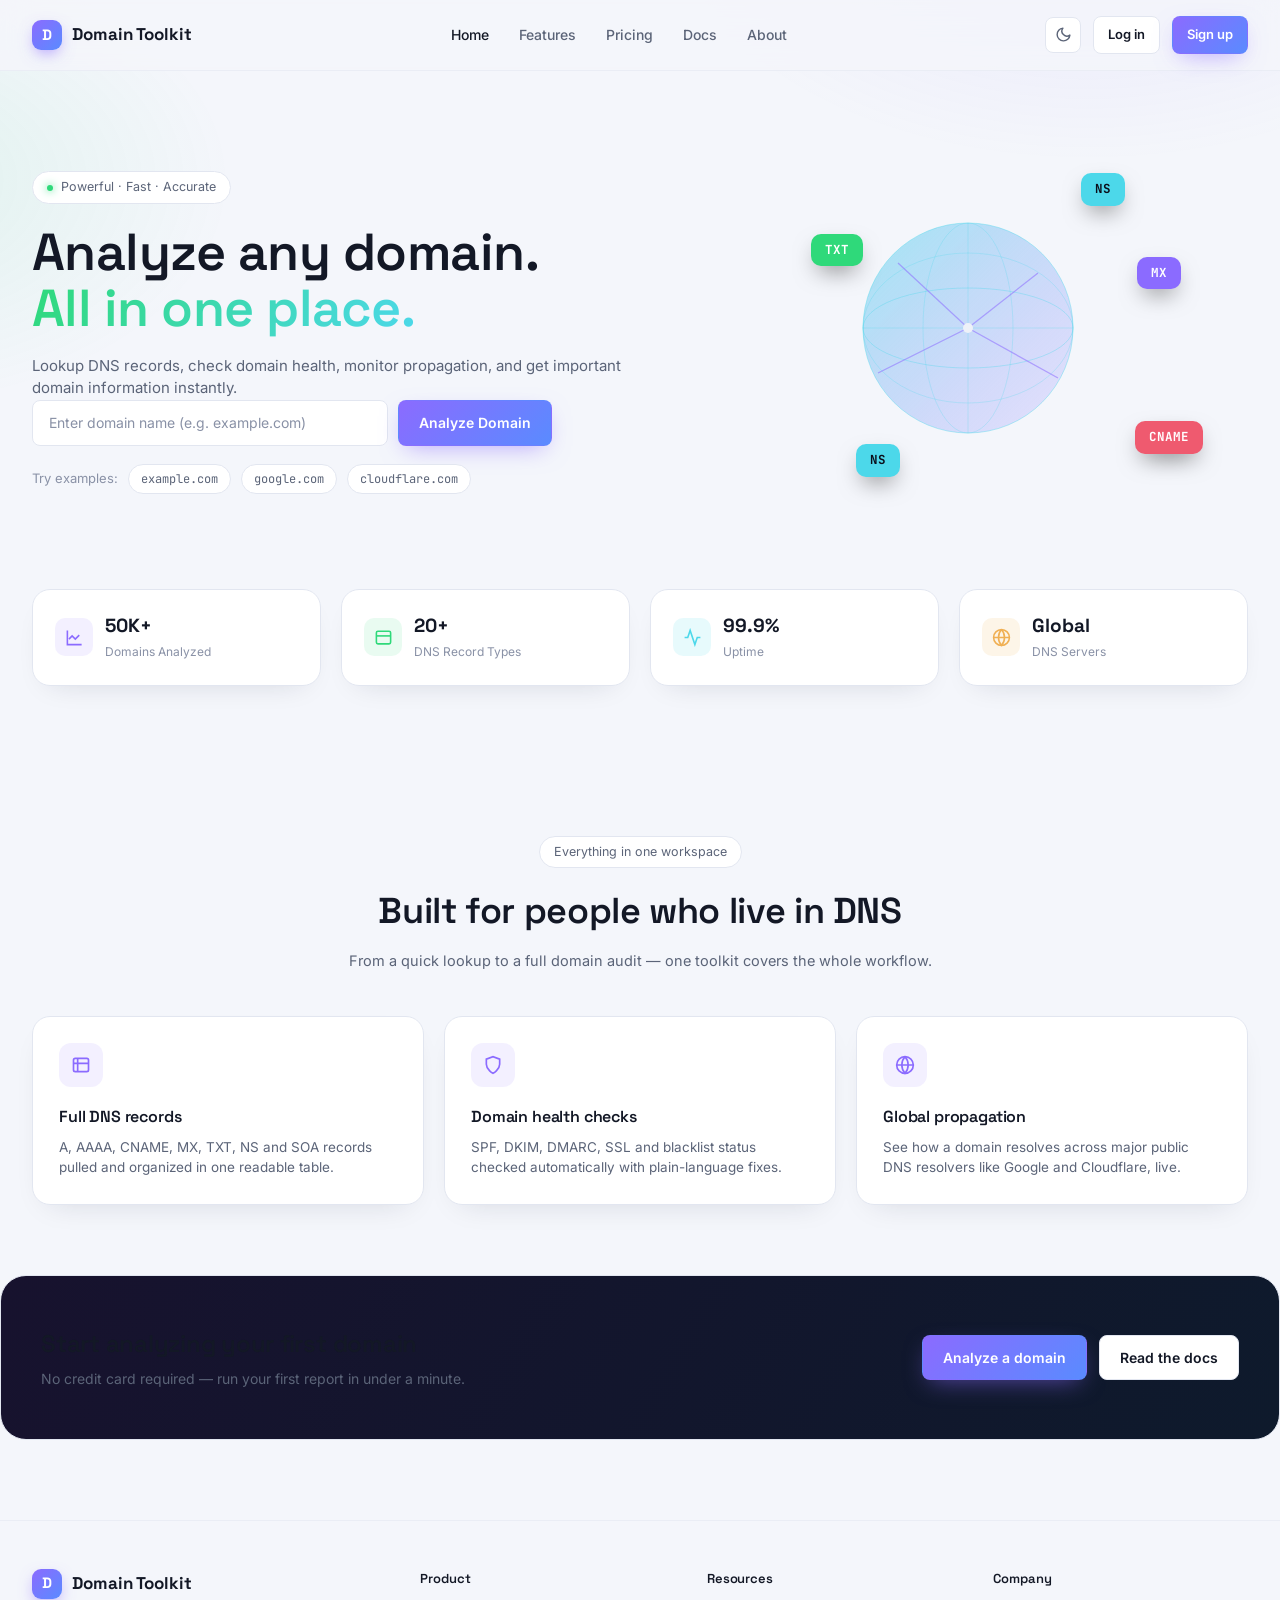
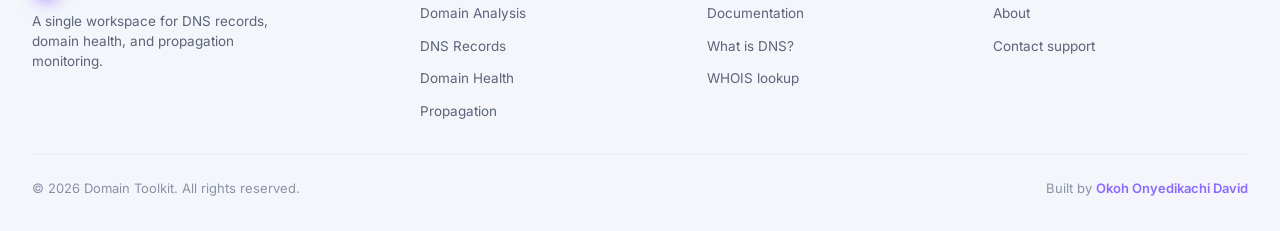
<file: index.html>
<!DOCTYPE html>
<html lang="en">
<head>
<meta charset="UTF-8">
<meta name="google-site-verification" content="SAB0-QnkL_WXop5lbBI66h6rOVWDf-QuCws6AigJNjM" />
<meta name="viewport" content="width=device-width, initial-scale=1.0">
<link rel="icon" href="data:image/svg+xml,%3Csvg xmlns='http://www.w3.org/2000/svg' viewBox='0 0 100 100'%3E%3Crect width='100' height='100' rx='22' fill='%238b6bff'/%3E%3Ctext x='50' y='70' font-size='58' font-family='sans-serif' font-weight='700' fill='white' text-anchor='middle'%3ED%3C/text%3E%3C/svg%3E">
<meta name="author" content="Okoh Onyedikachi David">
<title>Domain Toolkit — Analyze any domain, all in one place</title>
<link rel="preconnect" href="https://fonts.googleapis.com">
<link href="https://fonts.googleapis.com/css2?family=Space+Grotesk:wght@500;600;700&family=Inter:wght@400;500;600;700&family=JetBrains+Mono:wght@400;500;700&display=swap" rel="stylesheet">
<link rel="stylesheet" href="css/base.css">
<link rel="stylesheet" href="css/layout.css">
<link rel="stylesheet" href="css/components.css">
<link rel="stylesheet" href="css/landing.css">
</head>
<body>
<a href="#main" class="skip-link">Skip to content</a>

<header class="topbar">
  <a href="index.html" class="brand">
    <span class="brand-mark">D</span> Domain Toolkit
  </a>
  <nav class="topnav">
    <a href="index.html" class="active">Home</a>
    <a href="analysis.html">Features</a>
    <a href="pricing.html">Pricing</a>
    <a href="docs.html">Docs</a>
    <a href="about.html">About</a>
  </nav>
  <div class="topbar-actions">
    <button class="icon-btn" data-theme-icon aria-label="Toggle theme"></button>
    <a href="login.html" class="btn btn-ghost btn-sm">Log in</a>
    <a href="signup.html" class="btn btn-primary btn-sm">Sign up</a>
  </div>
</header>

<main id="main">
  <section class="hero">
    <div>
      <div class="pill hero-eyebrow"><span class="dot"></span> Powerful · Fast · Accurate</div>
      <h1>Analyze any domain.<br><span class="accent">All in one place.</span></h1>
      <p>Lookup DNS records, check domain health, monitor propagation, and get important domain information instantly.</p>
      <form class="hero-search" id="hero-search">
        <input class="input" type="text" id="hero-domain-input" placeholder="Enter domain name (e.g. example.com)" aria-label="Domain name">
        <button class="btn btn-primary" type="submit">Analyze Domain</button>
      </form>
      <div class="hero-examples">
        Try examples:
        <a class="example-chip" href="analysis.html?domain=example.com">example.com</a>
        <a class="example-chip" href="analysis.html?domain=google.com">google.com</a>
        <a class="example-chip" href="analysis.html?domain=cloudflare.com">cloudflare.com</a>
      </div>
    </div>

    <div class="hero-visual" aria-hidden="true">
      <svg class="orbit-svg" viewBox="0 0 420 380">
        <defs>
          <linearGradient id="globeGrad" x1="0" y1="0" x2="1" y2="1">
            <stop offset="0%" stop-color="#4cd8ea" stop-opacity="0.5"/>
            <stop offset="100%" stop-color="#8b6bff" stop-opacity="0.15"/>
          </linearGradient>
        </defs>
        <circle cx="210" cy="185" r="105" fill="url(#globeGrad)" stroke="#4cd8ea" stroke-opacity="0.4"/>
        <ellipse cx="210" cy="185" rx="105" ry="40" fill="none" stroke="#4cd8ea" stroke-opacity="0.35"/>
        <ellipse cx="210" cy="185" rx="105" ry="75" fill="none" stroke="#4cd8ea" stroke-opacity="0.25"/>
        <ellipse cx="210" cy="185" rx="45" ry="105" fill="none" stroke="#4cd8ea" stroke-opacity="0.25"/>
        <line x1="210" y1="80" x2="210" y2="290" stroke="#4cd8ea" stroke-opacity="0.25"/>
        <line x1="105" y1="185" x2="315" y2="185" stroke="#4cd8ea" stroke-opacity="0.25"/>
        <g stroke="#8b6bff" stroke-opacity="0.55" stroke-width="1.3">
          <line x1="140" y1="120" x2="210" y2="185"/>
          <line x1="280" y1="130" x2="210" y2="185"/>
          <line x1="120" y1="230" x2="210" y2="185"/>
          <line x1="300" y1="235" x2="210" y2="185"/>
        </g>
        <circle cx="210" cy="185" r="5" fill="#eef1f8"/>
      </svg>
      <div class="node-label" style="top: 24%; left: 22%; background:#2fd97a;">TXT</div>
      <div class="node-label" style="top: 30%; right: 12%; background:#8b6bff;">MX</div>
      <div class="node-label" style="top: 8%; right: 22%; background:#4cd8ea; color:#0b0f1a;">NS</div>
      <div class="node-label" style="bottom: 12%; left: 30%; background:#4cd8ea; color:#0b0f1a;">NS</div>
      <div class="node-label" style="bottom: 18%; right: 8%; background:#ef5a6f;">CNAME</div>
    </div>
  </section>

  <div class="stats-strip">
    <div class="stat card pad">
      <div class="stat-icon violet" style="border-radius:10px; display:flex; align-items:center; justify-content:center;">
        <svg width="18" height="18" viewBox="0 0 24 24" fill="none" stroke="currentColor" stroke-width="2"><path d="M3 3v18h18"/><path d="M18 9l-5 5-4-4-4 4"/></svg>
      </div>
      <div><b>50K+</b><span>Domains Analyzed</span></div>
    </div>
    <div class="stat card pad">
      <div class="stat-icon green" style="border-radius:10px; display:flex; align-items:center; justify-content:center;">
        <svg width="18" height="18" viewBox="0 0 24 24" fill="none" stroke="currentColor" stroke-width="2"><rect x="3" y="4" width="18" height="16" rx="2"/><path d="M3 10h18"/></svg>
      </div>
      <div><b>20+</b><span>DNS Record Types</span></div>
    </div>
    <div class="stat card pad">
      <div class="stat-icon cyan" style="border-radius:10px; display:flex; align-items:center; justify-content:center;">
        <svg width="18" height="18" viewBox="0 0 24 24" fill="none" stroke="currentColor" stroke-width="2"><path d="M22 12h-4l-3 9L9 3l-3 9H2"/></svg>
      </div>
      <div><b>99.9%</b><span>Uptime</span></div>
    </div>
    <div class="stat card pad">
      <div class="stat-icon amber" style="border-radius:10px; display:flex; align-items:center; justify-content:center;">
        <svg width="18" height="18" viewBox="0 0 24 24" fill="none" stroke="currentColor" stroke-width="2"><circle cx="12" cy="12" r="10"/><path d="M2 12h20M12 2a15 15 0 010 20 15 15 0 010-20"/></svg>
      </div>
      <div><b>Global</b><span>DNS Servers</span></div>
    </div>
  </div>

  <section class="section" id="features">
    <div class="section-head">
      <div class="pill">Everything in one workspace</div>
      <h2>Built for people who live in DNS</h2>
      <p>From a quick lookup to a full domain audit — one toolkit covers the whole workflow.</p>
    </div>
    <div class="feature-grid">
      <div class="card feature-card">
        <div class="feature-icon"><svg width="20" height="20" viewBox="0 0 24 24" fill="none" stroke="currentColor" stroke-width="2"><rect x="3" y="4" width="18" height="16" rx="2"/><path d="M3 10h18M8 4v16"/></svg></div>
        <h3>Full DNS records</h3>
        <p>A, AAAA, CNAME, MX, TXT, NS and SOA records pulled and organized in one readable table.</p>
      </div>
      <div class="card feature-card">
        <div class="feature-icon"><svg width="20" height="20" viewBox="0 0 24 24" fill="none" stroke="currentColor" stroke-width="2"><path d="M12 22s8-4.5 8-11V5l-8-3-8 3v6c0 6.5 8 11 8 11z"/></svg></div>
        <h3>Domain health checks</h3>
        <p>SPF, DKIM, DMARC, SSL and blacklist status checked automatically with plain-language fixes.</p>
      </div>
      <div class="card feature-card">
        <div class="feature-icon"><svg width="20" height="20" viewBox="0 0 24 24" fill="none" stroke="currentColor" stroke-width="2"><circle cx="12" cy="12" r="10"/><path d="M2 12h20M12 2a15 15 0 010 20 15 15 0 010-20"/></svg></div>
        <h3>Global propagation</h3>
        <p>See how a domain resolves across major public DNS resolvers like Google and Cloudflare, live.</p>
      </div>
    </div>
  </section>

  <div class="cta-band">
    <div>
      <h2>Start analyzing your first domain</h2>
      <p>No credit card required — run your first report in under a minute.</p>
    </div>
    <div class="cta-actions">
      <a href="analysis.html" class="btn btn-primary">Analyze a domain</a>
      <a href="docs.html" class="btn btn-ghost">Read the docs</a>
    </div>
  </div>
</main>

<footer class="site-footer">
  <div class="footer-grid">
    <div>
      <div class="brand" style="margin-bottom:12px;"><span class="brand-mark">D</span> Domain Toolkit</div>
      <p style="max-width:260px; font-size:13.5px;">A single workspace for DNS records, domain health, and propagation monitoring.</p>
    </div>
    <div>
      <h4>Product</h4>
      <ul>
        <li><a href="analysis.html">Domain Analysis</a></li>
        <li><a href="dns-records.html">DNS Records</a></li>
        <li><a href="health.html">Domain Health</a></li>
        <li><a href="propagation.html">Propagation</a></li>
      </ul>
    </div>
    <div>
      <h4>Resources</h4>
      <ul>
        <li><a href="docs.html">Documentation</a></li>
        <li><a href="docs.html">What is DNS?</a></li>
        <li><a href="domain-details.html">WHOIS lookup</a></li>
      </ul>
    </div>
    <div>
      <h4>Company</h4>
      <ul>
        <li><a href="about.html">About</a></li>
        <li><a href="support.html">Contact support</a></li>
      </ul>
    </div>
  </div>
  <div class="footer-bottom">
    <span>© 2026 Domain Toolkit. All rights reserved.</span>
    <span>Built by <a href="https://github.com/okohdavid" target="_blank" rel="noopener" style="color:var(--violet); font-weight:600;">Okoh Onyedikachi David</a></span>
  </div>
</footer>

<script src="js/app.js"></script>
<script>
  document.getElementById('hero-search').addEventListener('submit', function (e) {
    e.preventDefault();
    const val = document.getElementById('hero-domain-input').value.trim();
    window.location.href = 'analysis.html' + (val ? '?domain=' + encodeURIComponent(val) : '');
  });
</script>
</body>
</html>
</file>
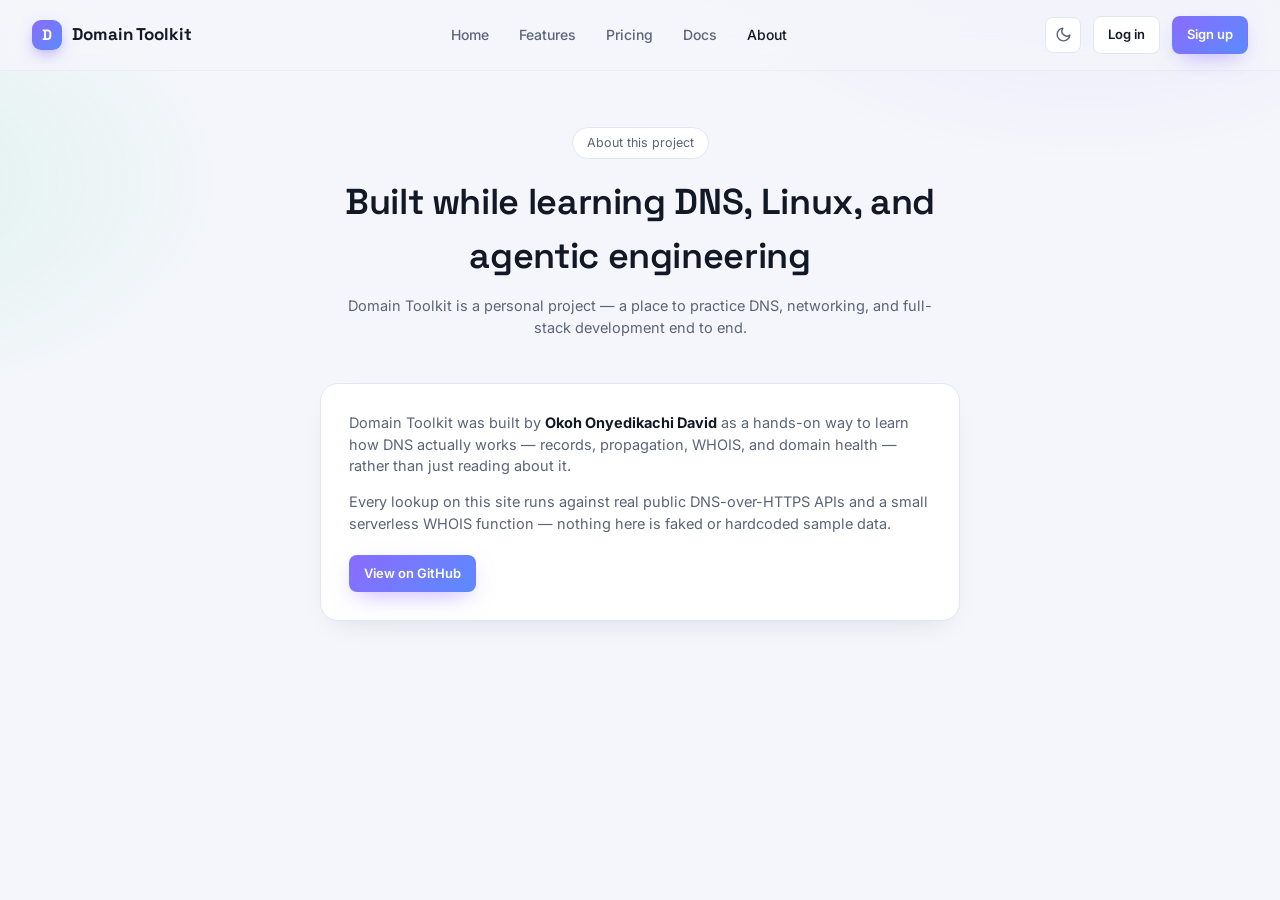
<file: about.html>
<!DOCTYPE html>
<html lang="en">
<head>
<meta charset="UTF-8">
<meta name="author" content="Okoh Onyedikachi David">
<meta name="viewport" content="width=device-width, initial-scale=1.0">
<title>About — Domain Toolkit</title>
<link rel="icon" href="data:image/svg+xml,%3Csvg xmlns='http://www.w3.org/2000/svg' viewBox='0 0 100 100'%3E%3Crect width='100' height='100' rx='22' fill='%238b6bff'/%3E%3Ctext x='50' y='70' font-size='58' font-family='sans-serif' font-weight='700' fill='white' text-anchor='middle'%3ED%3C/text%3E%3C/svg%3E">
<link href="https://fonts.googleapis.com/css2?family=Space+Grotesk:wght@500;600;700&family=Inter:wght@400;500;600;700&family=JetBrains+Mono:wght@400;500;700&display=swap" rel="stylesheet">
<link rel="stylesheet" href="css/base.css">
<link rel="stylesheet" href="css/layout.css">
<link rel="stylesheet" href="css/components.css">
<link rel="stylesheet" href="css/landing.css">
</head>
<body>
<a href="#main" class="skip-link">Skip to content</a>

<header class="topbar">
  <a href="index.html" class="brand"><span class="brand-mark">D</span> Domain Toolkit</a>
  <nav class="topnav">
    <a href="index.html">Home</a>
    <a href="analysis.html">Features</a>
    <a href="pricing.html">Pricing</a>
    <a href="docs.html">Docs</a>
    <a href="about.html" class="active">About</a>
  </nav>
  <div class="topbar-actions">
    <button class="icon-btn" data-theme-icon aria-label="Toggle theme"></button>
    <a href="login.html" class="btn btn-ghost btn-sm">Log in</a>
    <a href="signup.html" class="btn btn-primary btn-sm">Sign up</a>
  </div>
</header>

<main id="main" class="section" style="padding-top:56px;">
  <div class="section-head">
    <div class="pill">About this project</div>
    <h2>Built while learning DNS, Linux, and agentic engineering</h2>
    <p>Domain Toolkit is a personal project — a place to practice DNS, networking, and full-stack development end to end.</p>
  </div>

  <div class="card pad-lg" style="max-width:640px; margin:0 auto;">
    <p style="font-size:14.5px; margin-bottom:14px;">Domain Toolkit was built by <strong style="color:var(--text-primary);">Okoh Onyedikachi David</strong> as a hands-on way to learn how DNS actually works — records, propagation, WHOIS, and domain health — rather than just reading about it.</p>
    <p style="font-size:14.5px; margin-bottom:20px;">Every lookup on this site runs against real public DNS-over-HTTPS APIs and a small serverless WHOIS function — nothing here is faked or hardcoded sample data.</p>
    <a href="https://github.com/okohdavid" target="_blank" rel="noopener" class="btn btn-primary btn-sm">View on GitHub</a>
  </div>
</main>

<script src="js/app.js"></script>
</body>
</html>
</file>
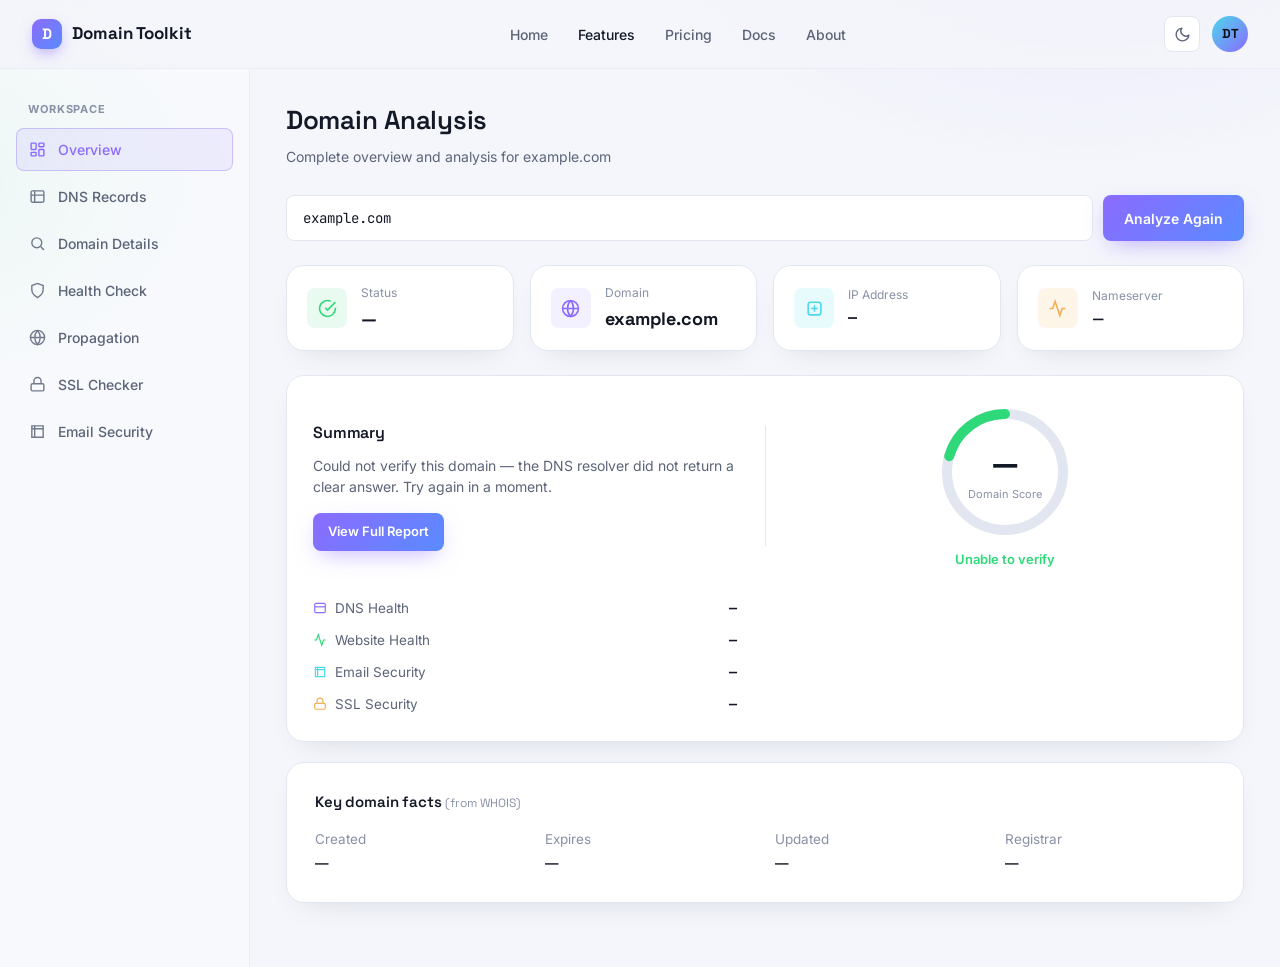
<file: analysis.html>
<!DOCTYPE html>
<html lang="en">
<head>
<meta charset="UTF-8">
<meta name="viewport" content="width=device-width, initial-scale=1.0">
<link rel="icon" href="data:image/svg+xml,%3Csvg xmlns='http://www.w3.org/2000/svg' viewBox='0 0 100 100'%3E%3Crect width='100' height='100' rx='22' fill='%238b6bff'/%3E%3Ctext x='50' y='70' font-size='58' font-family='sans-serif' font-weight='700' fill='white' text-anchor='middle'%3ED%3C/text%3E%3C/svg%3E">
<meta name="author" content="Okoh Onyedikachi David">
<title>Domain Analysis — Domain Toolkit</title>
<link href="https://fonts.googleapis.com/css2?family=Space+Grotesk:wght@500;600;700&family=Inter:wght@400;500;600;700&family=JetBrains+Mono:wght@400;500;700&display=swap" rel="stylesheet">
<link rel="stylesheet" href="css/base.css">
<link rel="stylesheet" href="css/layout.css">
<link rel="stylesheet" href="css/components.css">
</head>
<body>
<a href="#main" class="skip-link">Skip to content</a>

<header class="topbar">
  <a href="index.html" class="brand"><span class="brand-mark">D</span> Domain Toolkit</a>
  <nav class="topnav">
    <a href="index.html">Home</a>
    <a href="analysis.html" class="active">Features</a>
    <a href="pricing.html">Pricing</a>
    <a href="docs.html">Docs</a>
    <a href="about.html">About</a>
  </nav>
  <div class="topbar-actions">
    <button class="hamburger" data-sidebar-toggle aria-label="Toggle menu">
      <svg width="18" height="18" viewBox="0 0 24 24" fill="none" stroke="currentColor" stroke-width="2"><path d="M3 6h18M3 12h18M3 18h18"/></svg>
    </button>
    <button class="icon-btn" data-theme-icon aria-label="Toggle theme"></button>
    <div class="avatar">DT</div>
  </div>
</header>

<div class="shell">
  <div class="sidebar-backdrop"></div>
  <aside class="sidebar">
    <span class="sidebar-label">Workspace</span>
    <a href="analysis.html" class="active">
      <svg width="17" height="17" viewBox="0 0 24 24" fill="none" stroke="currentColor" stroke-width="2"><rect x="3" y="3" width="7" height="9" rx="1"/><rect x="14" y="3" width="7" height="5" rx="1"/><rect x="14" y="12" width="7" height="9" rx="1"/><rect x="3" y="16" width="7" height="5" rx="1"/></svg>
      Overview
    </a>
    <a href="dns-records.html">
      <svg width="17" height="17" viewBox="0 0 24 24" fill="none" stroke="currentColor" stroke-width="2"><rect x="3" y="4" width="18" height="16" rx="2"/><path d="M3 10h18M8 4v16"/></svg>
      DNS Records
    </a>
    <a href="domain-details.html">
      <svg width="17" height="17" viewBox="0 0 24 24" fill="none" stroke="currentColor" stroke-width="2"><circle cx="11" cy="11" r="7"/><path d="M21 21l-4.3-4.3"/></svg>
      Domain Details
    </a>
    <a href="health.html">
      <svg width="17" height="17" viewBox="0 0 24 24" fill="none" stroke="currentColor" stroke-width="2"><path d="M12 22s8-4.5 8-11V5l-8-3-8 3v6c0 6.5 8 11 8 11z"/></svg>
      Health Check
    </a>
    <a href="propagation.html">
      <svg width="17" height="17" viewBox="0 0 24 24" fill="none" stroke="currentColor" stroke-width="2"><circle cx="12" cy="12" r="10"/><path d="M2 12h20M12 2a15 15 0 010 20 15 15 0 010-20"/></svg>
      Propagation
    </a>
    <a href="health.html">
      <svg width="17" height="17" viewBox="0 0 24 24" fill="none" stroke="currentColor" stroke-width="2"><rect x="3" y="11" width="18" height="10" rx="2"/><path d="M7 11V7a5 5 0 0110 0v4"/></svg>
      SSL Checker
    </a>
    <a href="health.html">
      <svg width="17" height="17" viewBox="0 0 24 24" fill="none" stroke="currentColor" stroke-width="2"><path d="M4 4h16v16H4z"/><path d="M4 8h16M8 4v16"/></svg>
      Email Security
    </a>
  </aside>

  <main class="content" id="main">
    <div class="page-head">
      <div>
        <h1>Domain Analysis</h1>
        <p>Complete overview and analysis for <span id="pg-domain">example.com</span></p>
      </div>
    </div>

    <form class="search-row" data-domain-form>
      <input class="input" type="text" data-domain-input aria-label="Domain">
      <button class="btn btn-primary" type="submit">Analyze Again</button>
    </form>

    <div class="stat-grid">
      <div class="card stat-card">
        <div class="stat-icon green"><svg width="18" height="18" viewBox="0 0 24 24" fill="none" stroke="currentColor" stroke-width="2"><path d="M22 11.08V12a10 10 0 11-5.93-9.14"/><path d="M22 4L12 14.01l-3-3"/></svg></div>
        <div><div class="stat-label">Status</div><div class="stat-value" id="stat-status">—</div></div>
      </div>
      <div class="card stat-card">
        <div class="stat-icon violet"><svg width="18" height="18" viewBox="0 0 24 24" fill="none" stroke="currentColor" stroke-width="2"><circle cx="12" cy="12" r="10"/><path d="M2 12h20M12 2a15 15 0 010 20 15 15 0 010-20"/></svg></div>
        <div><div class="stat-label">Domain</div><div class="stat-value" id="stat-domain">—</div></div>
      </div>
      <div class="card stat-card">
        <div class="stat-icon cyan"><svg width="18" height="18" viewBox="0 0 24 24" fill="none" stroke="currentColor" stroke-width="2"><rect x="4" y="4" width="16" height="16" rx="3"/><path d="M8 12h8M12 8v8"/></svg></div>
        <div><div class="stat-label">IP Address</div><div class="stat-value mono" id="stat-ip" style="font-family:var(--font-mono); font-size:15px;">—</div></div>
      </div>
      <div class="card stat-card">
        <div class="stat-icon amber"><svg width="18" height="18" viewBox="0 0 24 24" fill="none" stroke="currentColor" stroke-width="2"><path d="M22 12h-4l-3 9L9 3l-3 9H2"/></svg></div>
        <div><div class="stat-label">Nameserver</div><div class="stat-value" id="stat-server" style="font-size:14px;">—</div></div>
      </div>
    </div>

    <div class="card summary-panel">
      <div class="summary-text">
        <h3 style="margin-bottom:10px; font-size:16px;">Summary</h3>
        <p id="summary-text">Looking up records…</p>
        <a href="health.html" class="btn btn-primary btn-sm">View Full Report</a>
      </div>

      <div class="divider" style="width:1px; height:120px; background:var(--border);"></div>

      <div class="score-ring-wrap">
        <div class="score-ring">
          <svg width="140" height="140" viewBox="0 0 140 140">
            <circle cx="70" cy="70" r="58" fill="none" stroke="var(--border)" stroke-width="10"/>
            <circle cx="70" cy="70" r="58" fill="none" stroke="var(--green)" stroke-width="10" id="score-arc"
              stroke-dasharray="289" stroke-dashoffset="289" stroke-linecap="round"/>
          </svg>
          <div class="score-ring-value"><span class="num" id="score-num">—</span><span class="cap">Domain Score</span></div>
        </div>
        <span class="score-tag" id="score-tag">Checking…</span>
      </div>

      <div class="summary-metrics">
        <div class="summary-metric"><span class="label"><svg width="14" height="14" viewBox="0 0 24 24" fill="none" stroke="var(--violet)" stroke-width="2"><rect x="3" y="4" width="18" height="16" rx="2"/><path d="M3 10h18"/></svg> DNS Health</span><span class="val" id="metric-dns">—</span></div>
        <div class="summary-metric"><span class="label"><svg width="14" height="14" viewBox="0 0 24 24" fill="none" stroke="var(--green)" stroke-width="2"><path d="M22 12h-4l-3 9L9 3l-3 9H2"/></svg> Website Health</span><span class="val" id="metric-web">—</span></div>
        <div class="summary-metric"><span class="label"><svg width="14" height="14" viewBox="0 0 24 24" fill="none" stroke="var(--cyan)" stroke-width="2"><path d="M4 4h16v16H4z"/><path d="M4 8h16M8 4v16"/></svg> Email Security</span><span class="val" id="metric-email">—</span></div>
        <div class="summary-metric"><span class="label"><svg width="14" height="14" viewBox="0 0 24 24" fill="none" stroke="var(--amber)" stroke-width="2"><rect x="3" y="11" width="18" height="10" rx="2"/><path d="M7 11V7a5 5 0 0110 0v4"/></svg> SSL Security</span><span class="val" id="metric-ssl">—</span></div>
      </div>
    </div>

    <div class="card pad-lg" style="margin-top:20px;">
      <div class="section-title"><h3>Key domain facts <span style="font-weight:400; color:var(--text-muted); font-size:12px;">(from WHOIS)</span></h3></div>
      <div class="kv-list grid-cols-4" id="key-facts">
        <div class="kv-row" style="flex-direction:column; align-items:flex-start; border:none; padding:0; gap:4px;"><span class="k">Created</span><span class="v" id="fact-created">—</span></div>
        <div class="kv-row" style="flex-direction:column; align-items:flex-start; border:none; padding:0; gap:4px;"><span class="k">Expires</span><span class="v" id="fact-expires">—</span></div>
        <div class="kv-row" style="flex-direction:column; align-items:flex-start; border:none; padding:0; gap:4px;"><span class="k">Updated</span><span class="v" id="fact-updated">—</span></div>
        <div class="kv-row" style="flex-direction:column; align-items:flex-start; border:none; padding:0; gap:4px;"><span class="k">Registrar</span><span class="v" id="fact-registrar">—</span></div>
      </div>
    </div>
  </main>
</div>

<script src="js/app.js"></script>
<script src="js/api.js"></script>
<script>
  const CIRC = 2 * Math.PI * 58; // r=58

  function setScore(score) {
    document.getElementById('score-num').textContent = score;
    document.getElementById('score-arc').setAttribute('stroke-dasharray', CIRC);
    document.getElementById('score-arc').setAttribute('stroke-dashoffset', CIRC - (CIRC * score) / 100);
    const tag = document.getElementById('score-tag');
    const arc = document.getElementById('score-arc');
    if (score >= 85) { tag.textContent = 'Excellent'; arc.style.stroke = 'var(--green)'; }
    else if (score >= 60) { tag.textContent = 'Good'; arc.style.stroke = 'var(--amber)'; }
    else { tag.textContent = 'Needs attention'; arc.style.stroke = 'var(--red)'; }
  }

  function guessServer(nsRecords) {
    if (!nsRecords.length) return 'Unknown';
    const known = ['cloudflare', 'awsdns', 'googledomains', 'azure-dns', 'namecheap', 'godaddy'];
    for (const ns of nsRecords) {
      const hit = known.find((k) => ns.data.toLowerCase().includes(k));
      if (hit) return hit.replace('dns', '').replace('-', ' ');
    }
    return nsRecords[0].data;
  }

  async function render(domain) {
    document.getElementById('pg-domain').textContent = domain;
    document.getElementById('stat-domain').textContent = domain;
    document.getElementById('summary-text').textContent = 'Checking if this domain exists…';
    ['stat-status', 'stat-ip', 'stat-server', 'metric-dns', 'metric-web', 'metric-email', 'metric-ssl',
     'fact-created', 'fact-expires', 'fact-updated', 'fact-registrar'].forEach(id => document.getElementById(id).textContent = '—');
    document.getElementById('score-num').textContent = '—';

    // Check domain existence FIRST. A DNS response (even an empty one)
    // is not proof a domain exists — only checking the actual Status
    // code (NXDOMAIN vs NOERROR) tells us that. This prevents ever
    // showing a fabricated score for a domain that doesn't exist.
    const domainStatus = await DT.checkDomainStatus(domain);

    if (domainStatus === 'not-found') {
      document.getElementById('stat-status').textContent = 'Not Found';
      document.getElementById('stat-ip').textContent = 'N/A';
      document.getElementById('stat-server').textContent = 'N/A';
      document.getElementById('score-num').textContent = 'N/A';
      document.getElementById('score-tag').textContent = 'Domain not found';
      document.getElementById('score-arc').setAttribute('stroke-dashoffset', CIRC);
      ['metric-dns', 'metric-web', 'metric-email', 'metric-ssl'].forEach(id => document.getElementById(id).textContent = 'N/A');
      ['fact-created', 'fact-expires', 'fact-updated', 'fact-registrar'].forEach(id => document.getElementById(id).textContent = 'N/A');
      document.getElementById('summary-text').textContent =
        `${domain} does not resolve in DNS (NXDOMAIN) — this domain does not appear to exist or is not registered.`;
      return;
    }

    if (domainStatus === 'unknown') {
      document.getElementById('summary-text').textContent =
        'Could not verify this domain — the DNS resolver did not return a clear answer. Try again in a moment.';
      document.getElementById('score-tag').textContent = 'Unable to verify';
      return;
    }

    let records = [];
    try {
      records = await DT.getAllRecords(domain);
    } catch (e) {
      document.getElementById('summary-text').textContent = 'Could not reach DNS resolvers: ' + e.message;
      return;
    }

    const a = records.filter((r) => r.type === 'A' || r.type === 'AAAA');
    const ns = records.filter((r) => r.type === 'NS');
    const mx = records.filter((r) => r.type === 'MX');
    const txt = records.filter((r) => r.type === 'TXT');
    const hasSpf = txt.some((r) => r.data.toLowerCase().includes('v=spf1'));

    const active = a.length > 0;
    document.getElementById('stat-status').textContent = active ? 'Active' : 'Not resolving';
    document.getElementById('stat-ip').textContent = a[0] ? a[0].data : 'No A/AAAA record';
    document.getElementById('stat-server').textContent = guessServer(ns);

    // DNS health: how many of the core record types are present.
    const coreTypes = ['A', 'NS', 'MX', 'TXT'];
    const presentCore = coreTypes.filter((t) => records.some((r) => r.type === t)).length;
    const dnsScore = Math.round((presentCore / coreTypes.length) * 100);

    const httpsOk = await DT.checkHttps(domain);
    const webScore = httpsOk ? 95 : 40;
    const sslScore = httpsOk ? 95 : 20;
    const emailScore = mx.length ? (hasSpf ? 90 : 65) : 30;

    const overall = Math.round((dnsScore + webScore + sslScore + emailScore) / 4);
    setScore(overall);
    document.getElementById('metric-dns').textContent = dnsScore + '/100';
    document.getElementById('metric-web').textContent = webScore + '/100';
    document.getElementById('metric-email').textContent = emailScore + '/100';
    document.getElementById('metric-ssl').textContent = sslScore + '/100';

    document.getElementById('summary-text').textContent =
      `${domain} is ${active ? 'active' : 'not currently resolving'}${httpsOk ? ' and the website is reachable over HTTPS' : ''}. ` +
      `${presentCore}/${coreTypes.length} core DNS record types are configured.`;

    // WHOIS (best-effort — needs the Netlify function to be deployed).
    try {
      const { raw } = await DT.fetchWhois(domain);
      const f = DT.parseWhoisFields(raw);
      if (!f.registered) {
        ['fact-created', 'fact-expires', 'fact-updated', 'fact-registrar'].forEach(id => document.getElementById(id).textContent = 'Not registered');
      } else {
        document.getElementById('fact-created').textContent = f.created || 'Not disclosed';
        document.getElementById('fact-expires').textContent = f.expires || 'Not disclosed';
        document.getElementById('fact-updated').textContent = f.updated || 'Not disclosed';
        document.getElementById('fact-registrar').textContent = f.registrar || 'Not disclosed';
      }
    } catch (e) {
      document.getElementById('fact-created').textContent = 'WHOIS unavailable';
      document.getElementById('fact-expires').textContent = 'WHOIS unavailable';
      document.getElementById('fact-updated').textContent = 'WHOIS unavailable';
      document.getElementById('fact-registrar').textContent = 'WHOIS unavailable';
    }
  }

  DT.initDomainForm(render);
</script>
</body>
</html>
</file>
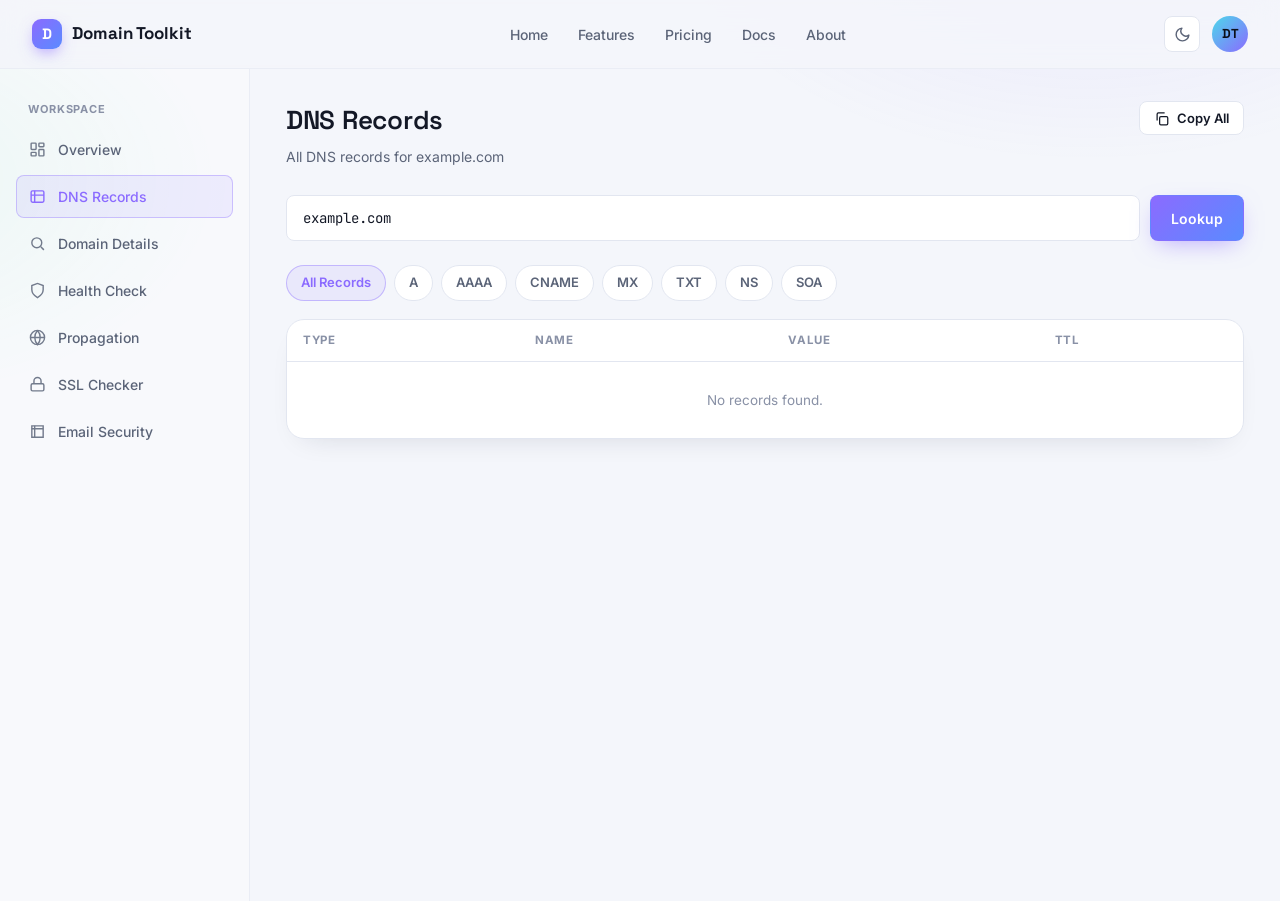
<file: dns-records.html>
<!DOCTYPE html>
<html lang="en">
<head>
<meta charset="UTF-8">
<meta name="viewport" content="width=device-width, initial-scale=1.0">
<link rel="icon" href="data:image/svg+xml,%3Csvg xmlns='http://www.w3.org/2000/svg' viewBox='0 0 100 100'%3E%3Crect width='100' height='100' rx='22' fill='%238b6bff'/%3E%3Ctext x='50' y='70' font-size='58' font-family='sans-serif' font-weight='700' fill='white' text-anchor='middle'%3ED%3C/text%3E%3C/svg%3E">
<meta name="author" content="Okoh Onyedikachi David">
<title>DNS Records — Domain Toolkit</title>
<link href="https://fonts.googleapis.com/css2?family=Space+Grotesk:wght@500;600;700&family=Inter:wght@400;500;600;700&family=JetBrains+Mono:wght@400;500;700&display=swap" rel="stylesheet">
<link rel="stylesheet" href="css/base.css">
<link rel="stylesheet" href="css/layout.css">
<link rel="stylesheet" href="css/components.css">
</head>
<body>
<a href="#main" class="skip-link">Skip to content</a>

<header class="topbar">
  <a href="index.html" class="brand"><span class="brand-mark">D</span> Domain Toolkit</a>
  <nav class="topnav">
    <a href="index.html">Home</a>
    <a href="analysis.html">Features</a>
    <a href="pricing.html">Pricing</a>
    <a href="docs.html">Docs</a>
    <a href="about.html">About</a>
  </nav>
  <div class="topbar-actions">
    <button class="hamburger" data-sidebar-toggle aria-label="Toggle menu">
      <svg width="18" height="18" viewBox="0 0 24 24" fill="none" stroke="currentColor" stroke-width="2"><path d="M3 6h18M3 12h18M3 18h18"/></svg>
    </button>
    <button class="icon-btn" data-theme-icon aria-label="Toggle theme"></button>
    <div class="avatar">DT</div>
  </div>
</header>

<div class="shell">
  <div class="sidebar-backdrop"></div>
  <aside class="sidebar">
    <span class="sidebar-label">Workspace</span>
    <a href="analysis.html"><svg width="17" height="17" viewBox="0 0 24 24" fill="none" stroke="currentColor" stroke-width="2"><rect x="3" y="3" width="7" height="9" rx="1"/><rect x="14" y="3" width="7" height="5" rx="1"/><rect x="14" y="12" width="7" height="9" rx="1"/><rect x="3" y="16" width="7" height="5" rx="1"/></svg>Overview</a>
    <a href="dns-records.html" class="active"><svg width="17" height="17" viewBox="0 0 24 24" fill="none" stroke="currentColor" stroke-width="2"><rect x="3" y="4" width="18" height="16" rx="2"/><path d="M3 10h18M8 4v16"/></svg>DNS Records</a>
    <a href="domain-details.html"><svg width="17" height="17" viewBox="0 0 24 24" fill="none" stroke="currentColor" stroke-width="2"><circle cx="11" cy="11" r="7"/><path d="M21 21l-4.3-4.3"/></svg>Domain Details</a>
    <a href="health.html"><svg width="17" height="17" viewBox="0 0 24 24" fill="none" stroke="currentColor" stroke-width="2"><path d="M12 22s8-4.5 8-11V5l-8-3-8 3v6c0 6.5 8 11 8 11z"/></svg>Health Check</a>
    <a href="propagation.html"><svg width="17" height="17" viewBox="0 0 24 24" fill="none" stroke="currentColor" stroke-width="2"><circle cx="12" cy="12" r="10"/><path d="M2 12h20M12 2a15 15 0 010 20 15 15 0 010-20"/></svg>Propagation</a>
    <a href="health.html"><svg width="17" height="17" viewBox="0 0 24 24" fill="none" stroke="currentColor" stroke-width="2"><rect x="3" y="11" width="18" height="10" rx="2"/><path d="M7 11V7a5 5 0 0110 0v4"/></svg>SSL Checker</a>
    <a href="health.html"><svg width="17" height="17" viewBox="0 0 24 24" fill="none" stroke="currentColor" stroke-width="2"><path d="M4 4h16v16H4z"/><path d="M4 8h16M8 4v16"/></svg>Email Security</a>
  </aside>

  <main class="content" id="main">
    <div class="page-head">
      <div>
        <h1>DNS Records</h1>
        <p>All DNS records for <span id="pg-domain">example.com</span></p>
      </div>
      <button class="btn btn-ghost btn-sm" id="copy-all">
        <svg width="15" height="15" viewBox="0 0 24 24" fill="none" stroke="currentColor" stroke-width="2"><rect x="9" y="9" width="13" height="13" rx="2"/><path d="M5 15V5a2 2 0 012-2h10"/></svg>
        Copy All
      </button>
    </div>

    <form class="search-row" data-domain-form>
      <input class="input" type="text" data-domain-input aria-label="Domain">
      <button class="btn btn-primary" type="submit">Lookup</button>
    </form>

    <div class="chip-row" role="tablist" aria-label="Filter record types" id="chip-row">
      <span class="chip active" data-filter="ALL">All Records</span>
      <span class="chip" data-filter="A">A</span>
      <span class="chip" data-filter="AAAA">AAAA</span>
      <span class="chip" data-filter="CNAME">CNAME</span>
      <span class="chip" data-filter="MX">MX</span>
      <span class="chip" data-filter="TXT">TXT</span>
      <span class="chip" data-filter="NS">NS</span>
      <span class="chip" data-filter="SOA">SOA</span>
    </div>

    <div class="card table-wrap">
      <table class="dt-table">
        <thead>
          <tr><th>Type</th><th>Name</th><th>Value</th><th>TTL</th></tr>
        </thead>
        <tbody id="records-body">
          <tr><td colspan="4" style="text-align:center; color:var(--text-muted); padding:28px;">Looking up records…</td></tr>
        </tbody>
      </table>
    </div>
  </main>
</div>

<script src="js/app.js"></script>
<script src="js/api.js"></script>
<script>
  let currentRecords = [];

  function paintRows(filter) {
    const body = document.getElementById('records-body');
    const rows = filter === 'ALL' ? currentRecords : currentRecords.filter((r) => r.type === filter);
    if (!rows.length) {
      body.innerHTML = '<tr><td colspan="4" style="text-align:center; color:var(--text-muted); padding:28px;">No records found.</td></tr>';
      return;
    }
    body.innerHTML = rows.map((r) => `
      <tr>
        <td><span class="rec-type">${r.type}</span></td>
        <td class="mono">${r.name}</td>
        <td class="mono">${r.data}</td>
        <td>${r.ttl}</td>
      </tr>`).join('');
  }

  document.getElementById('chip-row').addEventListener('click', (e) => {
    const chip = e.target.closest('.chip');
    if (!chip) return;
    document.querySelectorAll('#chip-row .chip').forEach((c) => c.classList.remove('active'));
    chip.classList.add('active');
    paintRows(chip.dataset.filter);
  });

  document.getElementById('copy-all').addEventListener('click', () => {
    const text = currentRecords.map((r) => `${r.type}\t${r.name}\t${r.data}\t${r.ttl}`).join('\n');
    navigator.clipboard && navigator.clipboard.writeText(text);
  });

  async function render(domain) {
    document.getElementById('pg-domain').textContent = domain;
    document.getElementById('records-body').innerHTML =
      '<tr><td colspan="4" style="text-align:center; color:var(--text-muted); padding:28px;">Looking up records…</td></tr>';
    document.querySelectorAll('#chip-row .chip').forEach((c) => c.classList.remove('active'));
    document.querySelector('#chip-row .chip[data-filter="ALL"]').classList.add('active');
    try {
      currentRecords = await DT.getAllRecords(domain);
      paintRows('ALL');
    } catch (e) {
      document.getElementById('records-body').innerHTML =
        `<tr><td colspan="4" style="text-align:center; color:var(--red); padding:28px;">Lookup failed: ${e.message}</td></tr>`;
    }
  }

  DT.initDomainForm(render);
</script>
</body>
</html>
</file>
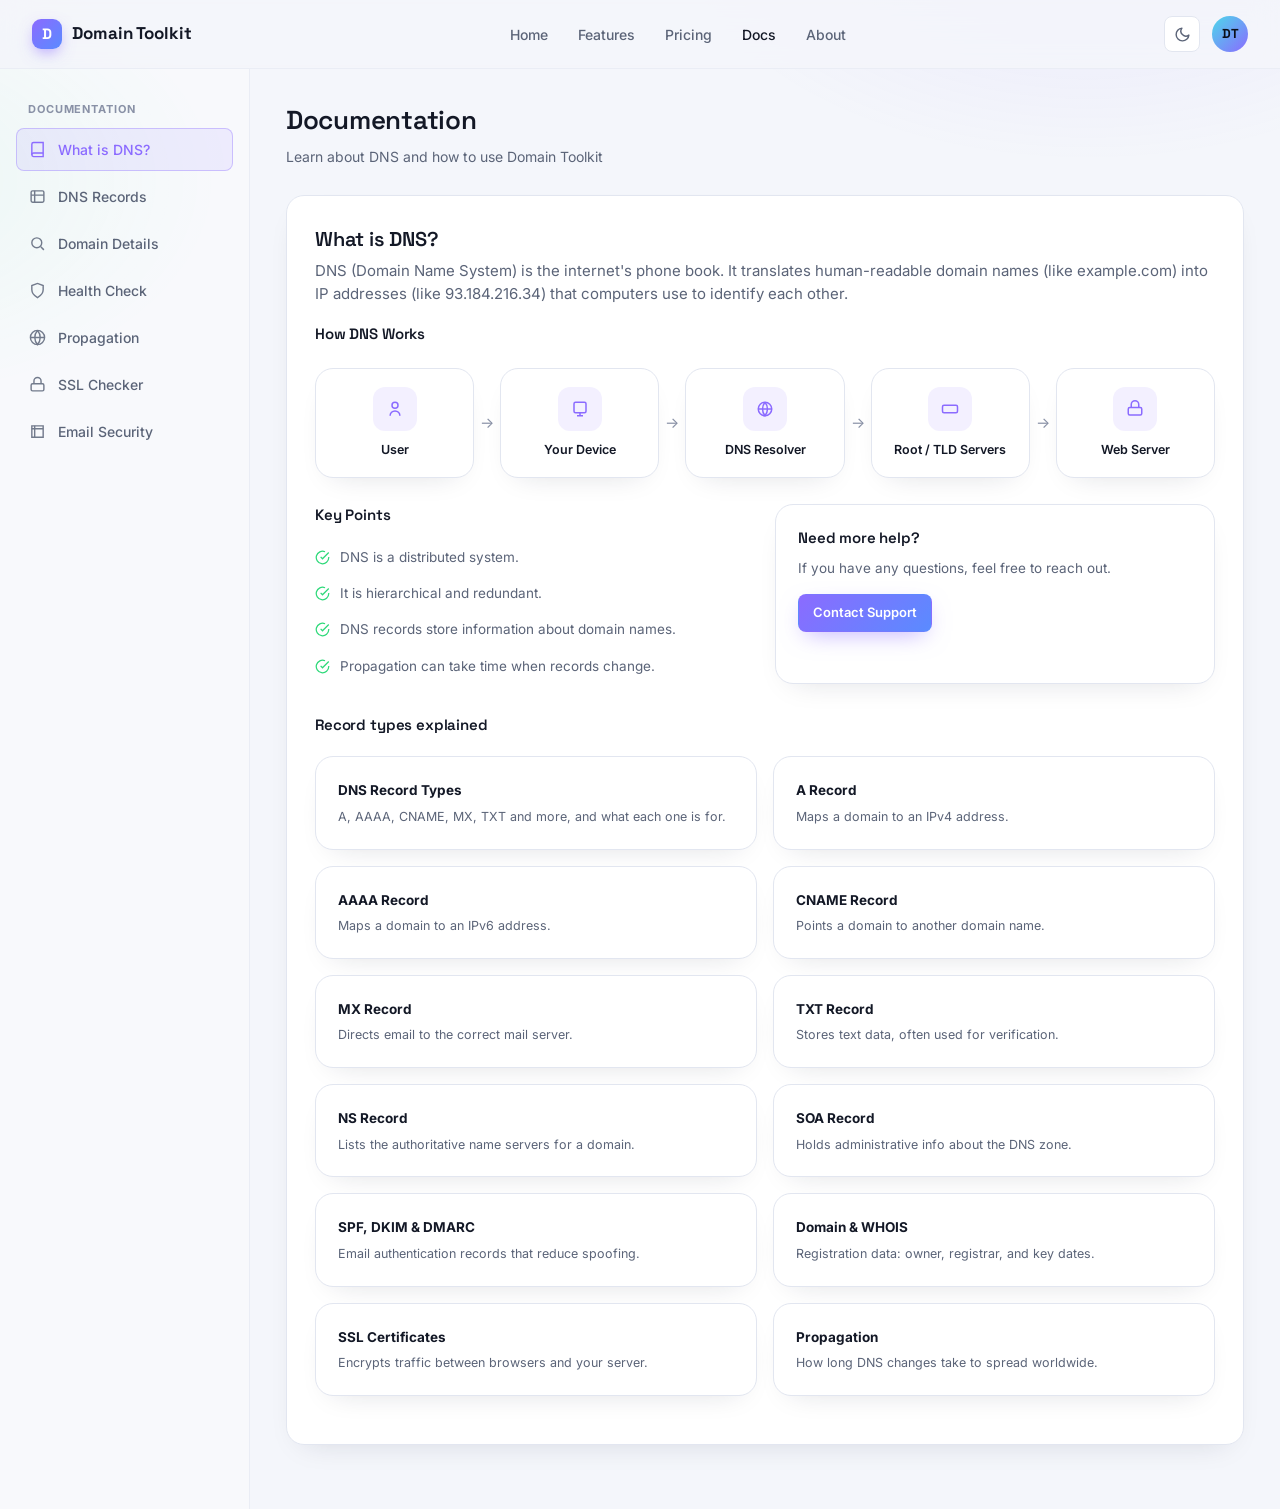
<file: docs.html>
<!DOCTYPE html>
<html lang="en">
<head>
<meta charset="UTF-8">
<meta name="viewport" content="width=device-width, initial-scale=1.0">
<link rel="icon" href="data:image/svg+xml,%3Csvg xmlns='http://www.w3.org/2000/svg' viewBox='0 0 100 100'%3E%3Crect width='100' height='100' rx='22' fill='%238b6bff'/%3E%3Ctext x='50' y='70' font-size='58' font-family='sans-serif' font-weight='700' fill='white' text-anchor='middle'%3ED%3C/text%3E%3C/svg%3E">
<meta name="author" content="Okoh Onyedikachi David">
<title>Documentation — Domain Toolkit</title>
<link href="https://fonts.googleapis.com/css2?family=Space+Grotesk:wght@500;600;700&family=Inter:wght@400;500;600;700&family=JetBrains+Mono:wght@400;500;700&display=swap" rel="stylesheet">
<link rel="stylesheet" href="css/base.css">
<link rel="stylesheet" href="css/layout.css">
<link rel="stylesheet" href="css/components.css">
</head>
<body>
<a href="#main" class="skip-link">Skip to content</a>

<header class="topbar">
  <a href="index.html" class="brand"><span class="brand-mark">D</span> Domain Toolkit</a>
  <nav class="topnav">
    <a href="index.html">Home</a>
    <a href="analysis.html">Features</a>
    <a href="pricing.html">Pricing</a>
    <a href="docs.html" class="active">Docs</a>
    <a href="about.html">About</a>
  </nav>
  <div class="topbar-actions">
    <button class="hamburger" data-sidebar-toggle aria-label="Toggle menu">
      <svg width="18" height="18" viewBox="0 0 24 24" fill="none" stroke="currentColor" stroke-width="2"><path d="M3 6h18M3 12h18M3 18h18"/></svg>
    </button>
    <button class="icon-btn" data-theme-icon aria-label="Toggle theme"></button>
    <div class="avatar">DT</div>
  </div>
</header>

<div class="shell">
  <div class="sidebar-backdrop"></div>
  <aside class="sidebar">
    <span class="sidebar-label">Documentation</span>
    <a href="docs.html" class="active"><svg width="17" height="17" viewBox="0 0 24 24" fill="none" stroke="currentColor" stroke-width="2"><path d="M4 19.5A2.5 2.5 0 016.5 17H20"/><path d="M6.5 2H20v20H6.5A2.5 2.5 0 014 19.5v-15A2.5 2.5 0 016.5 2z"/></svg>What is DNS?</a>
    <a href="dns-records.html"><svg width="17" height="17" viewBox="0 0 24 24" fill="none" stroke="currentColor" stroke-width="2"><rect x="3" y="4" width="18" height="16" rx="2"/><path d="M3 10h18M8 4v16"/></svg>DNS Records</a>
    <a href="domain-details.html"><svg width="17" height="17" viewBox="0 0 24 24" fill="none" stroke="currentColor" stroke-width="2"><circle cx="11" cy="11" r="7"/><path d="M21 21l-4.3-4.3"/></svg>Domain Details</a>
    <a href="health.html"><svg width="17" height="17" viewBox="0 0 24 24" fill="none" stroke="currentColor" stroke-width="2"><path d="M12 22s8-4.5 8-11V5l-8-3-8 3v6c0 6.5 8 11 8 11z"/></svg>Health Check</a>
    <a href="propagation.html"><svg width="17" height="17" viewBox="0 0 24 24" fill="none" stroke="currentColor" stroke-width="2"><circle cx="12" cy="12" r="10"/><path d="M2 12h20M12 2a15 15 0 010 20 15 15 0 010-20"/></svg>Propagation</a>
    <a href="health.html"><svg width="17" height="17" viewBox="0 0 24 24" fill="none" stroke="currentColor" stroke-width="2"><rect x="3" y="11" width="18" height="10" rx="2"/><path d="M7 11V7a5 5 0 0110 0v4"/></svg>SSL Checker</a>
    <a href="health.html"><svg width="17" height="17" viewBox="0 0 24 24" fill="none" stroke="currentColor" stroke-width="2"><path d="M4 4h16v16H4z"/><path d="M4 8h16M8 4v16"/></svg>Email Security</a>
  </aside>

  <main class="content" id="main">
    <div class="page-head">
      <div>
        <h1>Documentation</h1>
        <p>Learn about DNS and how to use Domain Toolkit</p>
      </div>
    </div>

    <div class="card pad-lg">
      <h2 style="font-size:20px; margin-bottom:6px;">What is DNS?</h2>
      <p style="margin-bottom:18px;">DNS (Domain Name System) is the internet's phone book. It translates human-readable domain names (like example.com) into IP addresses (like 93.184.216.34) that computers use to identify each other.</p>

      <h3 style="font-size:15px; margin-bottom:12px;">How DNS Works</h3>
      <div class="docs-flow">
        <div class="docs-step card" style="flex:1; min-width:110px;">
          <div class="docs-step-icon"><svg width="18" height="18" viewBox="0 0 24 24" fill="none" stroke="currentColor" stroke-width="2"><circle cx="12" cy="7" r="4"/><path d="M5.5 21a6.5 6.5 0 0113 0"/></svg></div>
          <span style="font-size:12.5px; font-weight:600;">User</span>
        </div>
        <span class="arrow">→</span>
        <div class="docs-step card" style="flex:1; min-width:110px;">
          <div class="docs-step-icon"><svg width="18" height="18" viewBox="0 0 24 24" fill="none" stroke="currentColor" stroke-width="2"><rect x="4" y="3" width="16" height="14" rx="2"/><path d="M8 21h8M12 17v4"/></svg></div>
          <span style="font-size:12.5px; font-weight:600;">Your Device</span>
        </div>
        <span class="arrow">→</span>
        <div class="docs-step card" style="flex:1; min-width:110px;">
          <div class="docs-step-icon"><svg width="18" height="18" viewBox="0 0 24 24" fill="none" stroke="currentColor" stroke-width="2"><circle cx="12" cy="12" r="9"/><path d="M3 12h18M12 3a14 14 0 010 18 14 14 0 010-18"/></svg></div>
          <span style="font-size:12.5px; font-weight:600;">DNS Resolver</span>
        </div>
        <span class="arrow">→</span>
        <div class="docs-step card" style="flex:1; min-width:110px;">
          <div class="docs-step-icon"><svg width="18" height="18" viewBox="0 0 24 24" fill="none" stroke="currentColor" stroke-width="2"><rect x="2" y="7" width="20" height="10" rx="2"/><path d="M6 11h.01M10 11h.01"/></svg></div>
          <span style="font-size:12.5px; font-weight:600;">Root / TLD Servers</span>
        </div>
        <span class="arrow">→</span>
        <div class="docs-step card" style="flex:1; min-width:110px;">
          <div class="docs-step-icon"><svg width="18" height="18" viewBox="0 0 24 24" fill="none" stroke="currentColor" stroke-width="2"><rect x="3" y="10" width="18" height="10" rx="2"/><path d="M7 10V6a5 5 0 0110 0v4"/></svg></div>
          <span style="font-size:12.5px; font-weight:600;">Web Server</span>
        </div>
      </div>

      <div class="grid-cols-2" style="margin-top:26px;">
        <div>
          <h3 style="font-size:15px; margin-bottom:12px;">Key Points</h3>
          <ul class="key-points">
            <li><svg viewBox="0 0 24 24" fill="none" stroke="currentColor" stroke-width="2"><path d="M22 11.08V12a10 10 0 11-5.93-9.14"/><path d="M22 4L12 14.01l-3-3"/></svg> DNS is a distributed system.</li>
            <li><svg viewBox="0 0 24 24" fill="none" stroke="currentColor" stroke-width="2"><path d="M22 11.08V12a10 10 0 11-5.93-9.14"/><path d="M22 4L12 14.01l-3-3"/></svg> It is hierarchical and redundant.</li>
            <li><svg viewBox="0 0 24 24" fill="none" stroke="currentColor" stroke-width="2"><path d="M22 11.08V12a10 10 0 11-5.93-9.14"/><path d="M22 4L12 14.01l-3-3"/></svg> DNS records store information about domain names.</li>
            <li><svg viewBox="0 0 24 24" fill="none" stroke="currentColor" stroke-width="2"><path d="M22 11.08V12a10 10 0 11-5.93-9.14"/><path d="M22 4L12 14.01l-3-3"/></svg> Propagation can take time when records change.</li>
          </ul>
        </div>
        <div class="card pad" style="background:var(--bg-elev-2);">
          <h3 style="font-size:15px; margin-bottom:8px;">Need more help?</h3>
          <p style="font-size:13.5px; margin-bottom:16px;">If you have any questions, feel free to reach out.</p>
          <a href="support.html" class="btn btn-primary btn-sm">Contact Support</a>
        </div>
      </div>

      <h3 style="font-size:15px; margin: 30px 0 12px;">Record types explained</h3>
      <div class="docs-grid">
        <div class="card pad"><b style="font-size:13.5px;">DNS Record Types</b><p style="font-size:12.5px; margin-top:6px;">A, AAAA, CNAME, MX, TXT and more, and what each one is for.</p></div>
        <div class="card pad"><b style="font-size:13.5px;">A Record</b><p style="font-size:12.5px; margin-top:6px;">Maps a domain to an IPv4 address.</p></div>
        <div class="card pad"><b style="font-size:13.5px;">AAAA Record</b><p style="font-size:12.5px; margin-top:6px;">Maps a domain to an IPv6 address.</p></div>
        <div class="card pad"><b style="font-size:13.5px;">CNAME Record</b><p style="font-size:12.5px; margin-top:6px;">Points a domain to another domain name.</p></div>
        <div class="card pad"><b style="font-size:13.5px;">MX Record</b><p style="font-size:12.5px; margin-top:6px;">Directs email to the correct mail server.</p></div>
        <div class="card pad"><b style="font-size:13.5px;">TXT Record</b><p style="font-size:12.5px; margin-top:6px;">Stores text data, often used for verification.</p></div>
        <div class="card pad"><b style="font-size:13.5px;">NS Record</b><p style="font-size:12.5px; margin-top:6px;">Lists the authoritative name servers for a domain.</p></div>
        <div class="card pad"><b style="font-size:13.5px;">SOA Record</b><p style="font-size:12.5px; margin-top:6px;">Holds administrative info about the DNS zone.</p></div>
        <div class="card pad"><b style="font-size:13.5px;">SPF, DKIM & DMARC</b><p style="font-size:12.5px; margin-top:6px;">Email authentication records that reduce spoofing.</p></div>
        <div class="card pad"><b style="font-size:13.5px;">Domain & WHOIS</b><p style="font-size:12.5px; margin-top:6px;">Registration data: owner, registrar, and key dates.</p></div>
        <div class="card pad"><b style="font-size:13.5px;">SSL Certificates</b><p style="font-size:12.5px; margin-top:6px;">Encrypts traffic between browsers and your server.</p></div>
        <div class="card pad"><b style="font-size:13.5px;">Propagation</b><p style="font-size:12.5px; margin-top:6px;">How long DNS changes take to spread worldwide.</p></div>
      </div>
    </div>
  </main>
</div>

<script src="js/app.js"></script>
</body>
</html>
</file>
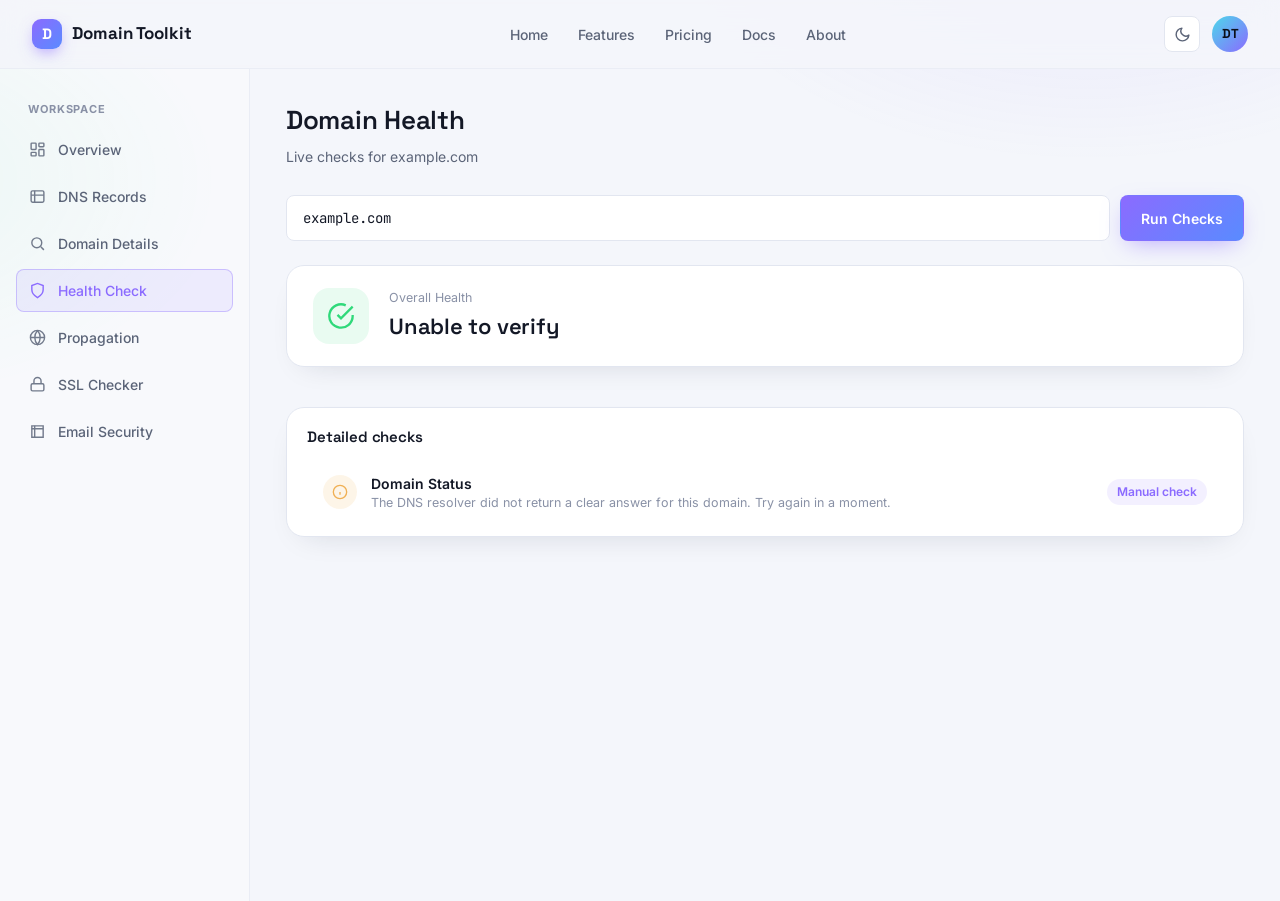
<file: health.html>
<!DOCTYPE html>
<html lang="en">
<head>
<meta charset="UTF-8">
<meta name="viewport" content="width=device-width, initial-scale=1.0">
<link rel="icon" href="data:image/svg+xml,%3Csvg xmlns='http://www.w3.org/2000/svg' viewBox='0 0 100 100'%3E%3Crect width='100' height='100' rx='22' fill='%238b6bff'/%3E%3Ctext x='50' y='70' font-size='58' font-family='sans-serif' font-weight='700' fill='white' text-anchor='middle'%3ED%3C/text%3E%3C/svg%3E">
<meta name="author" content="Okoh Onyedikachi David">
<title>Domain Health — Domain Toolkit</title>
<link href="https://fonts.googleapis.com/css2?family=Space+Grotesk:wght@500;600;700&family=Inter:wght@400;500;600;700&family=JetBrains+Mono:wght@400;500;700&display=swap" rel="stylesheet">
<link rel="stylesheet" href="css/base.css">
<link rel="stylesheet" href="css/layout.css">
<link rel="stylesheet" href="css/components.css">
</head>
<body>
<a href="#main" class="skip-link">Skip to content</a>

<header class="topbar">
  <a href="index.html" class="brand"><span class="brand-mark">D</span> Domain Toolkit</a>
  <nav class="topnav">
    <a href="index.html">Home</a>
    <a href="analysis.html">Features</a>
    <a href="pricing.html">Pricing</a>
    <a href="docs.html">Docs</a>
    <a href="about.html">About</a>
  </nav>
  <div class="topbar-actions">
    <button class="hamburger" data-sidebar-toggle aria-label="Toggle menu">
      <svg width="18" height="18" viewBox="0 0 24 24" fill="none" stroke="currentColor" stroke-width="2"><path d="M3 6h18M3 12h18M3 18h18"/></svg>
    </button>
    <button class="icon-btn" data-theme-icon aria-label="Toggle theme"></button>
    <div class="avatar">DT</div>
  </div>
</header>

<div class="shell">
  <div class="sidebar-backdrop"></div>
  <aside class="sidebar">
    <span class="sidebar-label">Workspace</span>
    <a href="analysis.html"><svg width="17" height="17" viewBox="0 0 24 24" fill="none" stroke="currentColor" stroke-width="2"><rect x="3" y="3" width="7" height="9" rx="1"/><rect x="14" y="3" width="7" height="5" rx="1"/><rect x="14" y="12" width="7" height="9" rx="1"/><rect x="3" y="16" width="7" height="5" rx="1"/></svg>Overview</a>
    <a href="dns-records.html"><svg width="17" height="17" viewBox="0 0 24 24" fill="none" stroke="currentColor" stroke-width="2"><rect x="3" y="4" width="18" height="16" rx="2"/><path d="M3 10h18M8 4v16"/></svg>DNS Records</a>
    <a href="domain-details.html"><svg width="17" height="17" viewBox="0 0 24 24" fill="none" stroke="currentColor" stroke-width="2"><circle cx="11" cy="11" r="7"/><path d="M21 21l-4.3-4.3"/></svg>Domain Details</a>
    <a href="health.html" class="active"><svg width="17" height="17" viewBox="0 0 24 24" fill="none" stroke="currentColor" stroke-width="2"><path d="M12 22s8-4.5 8-11V5l-8-3-8 3v6c0 6.5 8 11 8 11z"/></svg>Health Check</a>
    <a href="propagation.html"><svg width="17" height="17" viewBox="0 0 24 24" fill="none" stroke="currentColor" stroke-width="2"><circle cx="12" cy="12" r="10"/><path d="M2 12h20M12 2a15 15 0 010 20 15 15 0 010-20"/></svg>Propagation</a>
    <a href="health.html"><svg width="17" height="17" viewBox="0 0 24 24" fill="none" stroke="currentColor" stroke-width="2"><rect x="3" y="11" width="18" height="10" rx="2"/><path d="M7 11V7a5 5 0 0110 0v4"/></svg>SSL Checker</a>
    <a href="health.html"><svg width="17" height="17" viewBox="0 0 24 24" fill="none" stroke="currentColor" stroke-width="2"><path d="M4 4h16v16H4z"/><path d="M4 8h16M8 4v16"/></svg>Email Security</a>
  </aside>

  <main class="content" id="main">
    <div class="page-head">
      <div>
        <h1>Domain Health</h1>
        <p>Live checks for <span id="pg-domain">example.com</span></p>
      </div>
    </div>

    <form class="search-row" data-domain-form>
      <input class="input" type="text" data-domain-input aria-label="Domain">
      <button class="btn btn-primary" type="submit">Run Checks</button>
    </form>

    <div class="card health-hero" style="margin-bottom:20px;">
      <div class="health-hero-icon" id="hero-icon">
        <svg viewBox="0 0 24 24" fill="none" stroke="currentColor" stroke-width="2"><path d="M22 11.08V12a10 10 0 11-5.93-9.14"/><path d="M22 4L12 14.01l-3-3"/></svg>
      </div>
      <div>
        <div style="font-size:12.5px; color:var(--text-muted); margin-bottom:2px;">Overall Health</div>
        <h2 style="font-size:22px;" id="hero-label">Checking…</h2>
      </div>
    </div>

    <div class="mini-check-grid" id="mini-check-grid"></div>

    <div class="card">
      <div style="padding: 18px 20px 0;"><h3 style="font-size:15px;">Detailed checks</h3></div>
      <div style="padding: 8px 20px 8px;" id="check-list">
        <div class="check-row"><span style="color:var(--text-muted); font-size:13.5px;">Running checks…</span></div>
      </div>
    </div>
  </main>
</div>

<script src="js/app.js"></script>
<script src="js/api.js"></script>
<script>
  const GOOD_ICON = '<svg width="16" height="16" viewBox="0 0 24 24" fill="none" stroke="currentColor" stroke-width="2"><path d="M22 11.08V12a10 10 0 11-5.93-9.14"/><path d="M22 4L12 14.01l-3-3"/></svg>';
  const WARN_ICON = '<svg width="16" height="16" viewBox="0 0 24 24" fill="none" stroke="currentColor" stroke-width="2"><path d="M12 9v4M12 17h.01M10.3 3.86L1.82 18a2 2 0 001.71 3h16.94a2 2 0 001.71-3L13.7 3.86a2 2 0 00-3.4 0z"/></svg>';
  const BAD_ICON = '<svg width="16" height="16" viewBox="0 0 24 24" fill="none" stroke="currentColor" stroke-width="2"><circle cx="12" cy="12" r="10"/><path d="M15 9l-6 6M9 9l6 6"/></svg>';
  const MANUAL_ICON = '<svg width="16" height="16" viewBox="0 0 24 24" fill="none" stroke="currentColor" stroke-width="2"><circle cx="12" cy="12" r="10"/><path d="M12 16v-4M12 8h.01"/></svg>';

  function checkRow(name, detail, status) {
    // status: 'good' | 'warn' | 'bad' | 'manual'
    const icon = status === 'good' ? GOOD_ICON : status === 'warn' ? WARN_ICON : status === 'bad' ? BAD_ICON : MANUAL_ICON;
    const dotClass = status === 'good' ? 'good' : status === 'bad' ? 'bad' : 'warn';
    const badge =
      status === 'good' ? '<span class="badge badge-good">Good</span>' :
      status === 'bad' ? '<span class="badge badge-bad">Issue</span>' :
      status === 'warn' ? '<span class="badge badge-warn">Warning</span>' :
      '<span class="badge badge-neutral">Manual check</span>';
    return `
      <div class="check-row">
        <div class="check-main">
          <div class="check-dot ${dotClass}">${icon}</div>
          <div><div class="check-name">${name}</div><div class="check-detail">${detail}</div></div>
        </div>
        ${badge}
      </div>`;
  }

  function miniCheck(label, status) {
    const text = status === 'good' ? 'Good' : status === 'bad' ? 'Issue' : status === 'warn' ? 'Warning' : 'Manual';
    const color = status === 'good' ? 'var(--green)' : status === 'bad' ? 'var(--red)' : 'var(--amber)';
    return `
      <div class="card mini-check">
        <div class="mini-check-icon" style="background:${color}22; color:${color};">${status === 'good' ? GOOD_ICON : status === 'bad' ? BAD_ICON : WARN_ICON}</div>
        <div class="mini-check-label">${label}</div><div class="mini-check-value">${text}</div>
      </div>`;
  }

  async function render(domain) {
    document.getElementById('pg-domain').textContent = domain;
    document.getElementById('hero-label').textContent = 'Checking…';
    document.getElementById('mini-check-grid').innerHTML = '';
    document.getElementById('check-list').innerHTML =
      '<div class="check-row"><span style="color:var(--text-muted); font-size:13.5px;">Checking if this domain exists…</span></div>';

    const domainStatus = await DT.checkDomainStatus(domain);

    if (domainStatus === 'not-found') {
      document.getElementById('hero-label').textContent = 'Not Found';
      document.getElementById('hero-icon').style.background = '#ef5a6f22';
      document.getElementById('hero-icon').style.color = 'var(--red)';
      document.getElementById('mini-check-grid').innerHTML = [
        miniCheck('DNS', 'bad'), miniCheck('Website', 'bad'), miniCheck('SSL', 'bad'), miniCheck('Email', 'bad')
      ].join('');
      document.getElementById('check-list').innerHTML = checkRow(
        'Domain Status', `${domain} does not resolve in DNS (NXDOMAIN) — it does not appear to exist or be registered.`, 'bad'
      );
      return;
    }

    if (domainStatus === 'unknown') {
      document.getElementById('hero-label').textContent = 'Unable to verify';
      document.getElementById('check-list').innerHTML = checkRow(
        'Domain Status', 'The DNS resolver did not return a clear answer for this domain. Try again in a moment.', 'manual'
      );
      return;
    }

    let records = [];
    try {
      records = await DT.getAllRecords(domain);
    } catch (e) {
      document.getElementById('hero-label').textContent = 'Could not check';
      document.getElementById('check-list').innerHTML =
        `<div class="check-row"><span style="color:var(--red); font-size:13.5px;">DNS lookup failed: ${e.message}</span></div>`;
      return;
    }

    const a = records.filter((r) => r.type === 'A' || r.type === 'AAAA');
    const ns = records.filter((r) => r.type === 'NS');
    const mx = records.filter((r) => r.type === 'MX');
    const txt = records.filter((r) => r.type === 'TXT');
    const hasSpf = txt.some((r) => r.data.toLowerCase().includes('v=spf1'));
    const dnsGood = a.length > 0 && ns.length > 0;

    const httpsOk = await DT.checkHttps(domain);

    let dmarcFound = false;
    try {
      const dmarcRecords = await DT.queryRecord(`_dmarc.${domain}`, 'TXT');
      dmarcFound = dmarcRecords.some((r) => r.data.toLowerCase().includes('v=dmarc1'));
    } catch (e) { /* leave as not found */ }

    const rows = [
      checkRow('DNS Records', dnsGood ? 'A/AAAA and NS records are configured.' : 'Missing A/AAAA or NS records.', dnsGood ? 'good' : 'bad'),
      checkRow('HTTPS', httpsOk ? 'Site responded to an HTTPS connection.' : 'Could not establish an HTTPS connection.', httpsOk ? 'good' : 'bad'),
      checkRow('SSL Certificate', httpsOk ? 'TLS handshake succeeded — certificate is likely valid.' : 'TLS handshake failed or timed out.', httpsOk ? 'good' : 'bad'),
      checkRow('MX Records', mx.length ? `${mx.length} MX record(s) found.` : 'No MX records — mail may not be configured.', mx.length ? 'good' : 'warn'),
      checkRow('SPF Record', hasSpf ? 'SPF record found in TXT records.' : 'No SPF record found.', hasSpf ? 'good' : 'warn'),
      checkRow('DMARC Record', dmarcFound ? 'DMARC record found at _dmarc subdomain.' : 'No DMARC record found at _dmarc subdomain.', dmarcFound ? 'good' : 'warn'),
      checkRow('DKIM Record', 'DKIM lives at a per-provider selector (e.g. selector1._domainkey) that can\'t be guessed automatically.', 'manual'),
      checkRow('Blacklist Check', 'Requires a paid blacklist API — not available from a free static site.', 'manual')
    ];
    document.getElementById('check-list').innerHTML = rows.join('');

    const emailStatus = mx.length && hasSpf ? 'good' : mx.length ? 'warn' : 'bad';
    document.getElementById('mini-check-grid').innerHTML = [
      miniCheck('DNS', dnsGood ? 'good' : 'bad'),
      miniCheck('Website', httpsOk ? 'good' : 'bad'),
      miniCheck('SSL', httpsOk ? 'good' : 'bad'),
      miniCheck('Email', emailStatus)
    ].join('');

    const issues = [dnsGood, httpsOk, mx.length > 0].filter((x) => !x).length;
    const label = issues === 0 ? 'Good' : issues === 1 ? 'Needs attention' : 'Poor';
    document.getElementById('hero-label').textContent = label;
    document.getElementById('hero-icon').style.background = issues === 0 ? 'var(--green-soft)' : issues === 1 ? '#f0b05422' : '#ef5a6f22';
    document.getElementById('hero-icon').style.color = issues === 0 ? 'var(--green)' : issues === 1 ? 'var(--amber)' : 'var(--red)';
  }

  DT.initDomainForm(render);
</script>
</body>
</html>
</file>
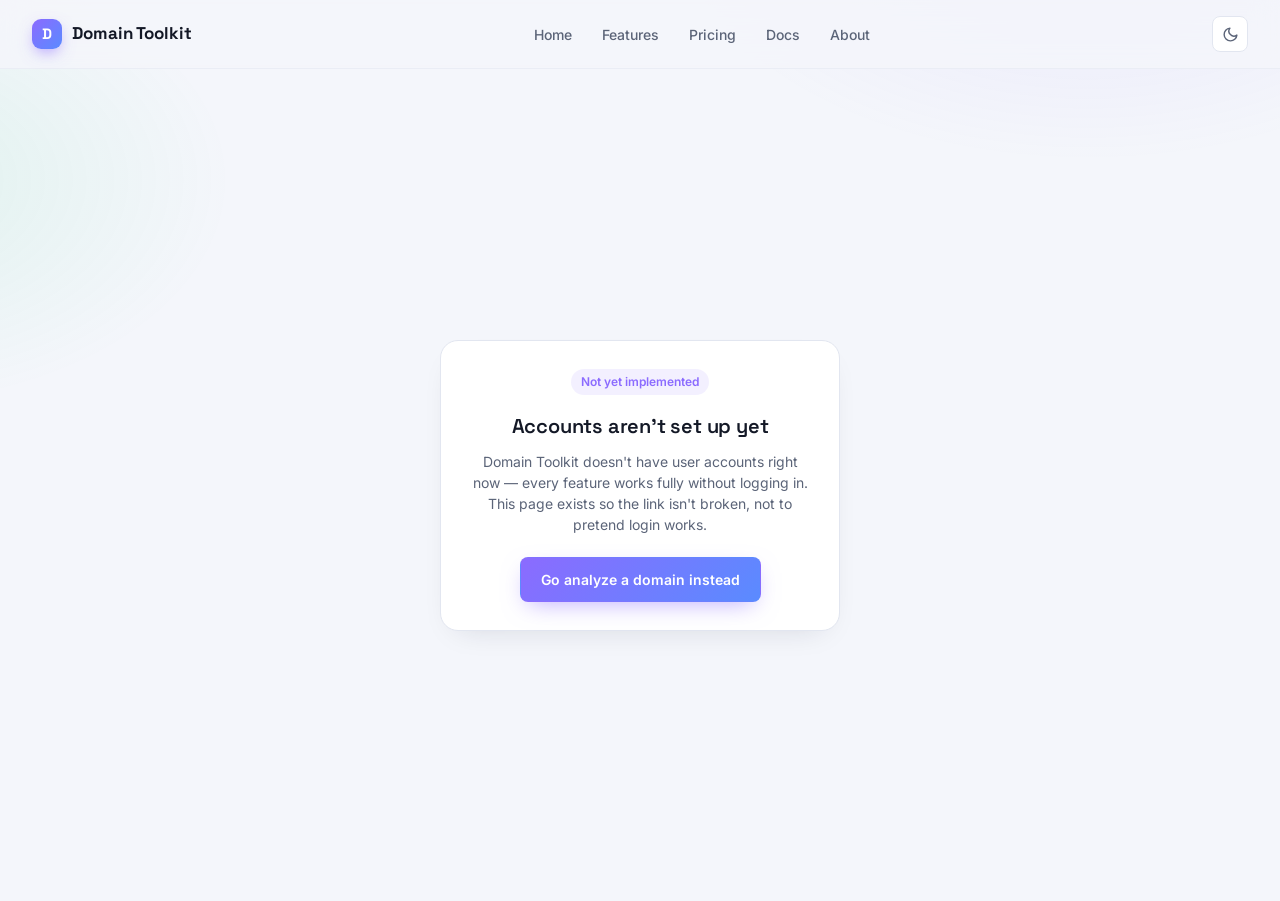
<file: login.html>
<!DOCTYPE html>
<html lang="en">
<head>
<meta charset="UTF-8">
<meta name="author" content="Okoh Onyedikachi David">
<meta name="viewport" content="width=device-width, initial-scale=1.0">
<title>Log in — Domain Toolkit</title>
<link rel="icon" href="data:image/svg+xml,%3Csvg xmlns='http://www.w3.org/2000/svg' viewBox='0 0 100 100'%3E%3Crect width='100' height='100' rx='22' fill='%238b6bff'/%3E%3Ctext x='50' y='70' font-size='58' font-family='sans-serif' font-weight='700' fill='white' text-anchor='middle'%3ED%3C/text%3E%3C/svg%3E">
<link href="https://fonts.googleapis.com/css2?family=Space+Grotesk:wght@500;600;700&family=Inter:wght@400;500;600;700&family=JetBrains+Mono:wght@400;500;700&display=swap" rel="stylesheet">
<link rel="stylesheet" href="css/base.css">
<link rel="stylesheet" href="css/layout.css">
<link rel="stylesheet" href="css/components.css">
<link rel="stylesheet" href="css/landing.css">
</head>
<body>
<a href="#main" class="skip-link">Skip to content</a>

<header class="topbar">
  <a href="index.html" class="brand"><span class="brand-mark">D</span> Domain Toolkit</a>
  <nav class="topnav">
    <a href="index.html">Home</a>
    <a href="analysis.html">Features</a>
    <a href="pricing.html">Pricing</a>
    <a href="docs.html">Docs</a>
    <a href="about.html">About</a>
  </nav>
  <div class="topbar-actions">
    <button class="icon-btn" data-theme-icon aria-label="Toggle theme"></button>
  </div>
</header>

<main id="main" style="display:flex; align-items:center; justify-content:center; min-height:calc(100vh - 68px); padding:32px;">
  <div class="card pad-lg" style="max-width:400px; width:100%; text-align:center;">
    <div class="badge badge-neutral" style="margin-bottom:16px;">Not yet implemented</div>
    <h2 style="font-size:20px; margin-bottom:10px;">Accounts aren't set up yet</h2>
    <p style="font-size:14px; margin-bottom:22px;">Domain Toolkit doesn't have user accounts right now — every feature works fully without logging in. This page exists so the link isn't broken, not to pretend login works.</p>
    <a href="analysis.html" class="btn btn-primary">Go analyze a domain instead</a>
  </div>
</main>

<script src="js/app.js"></script>
</body>
</html>
</file>
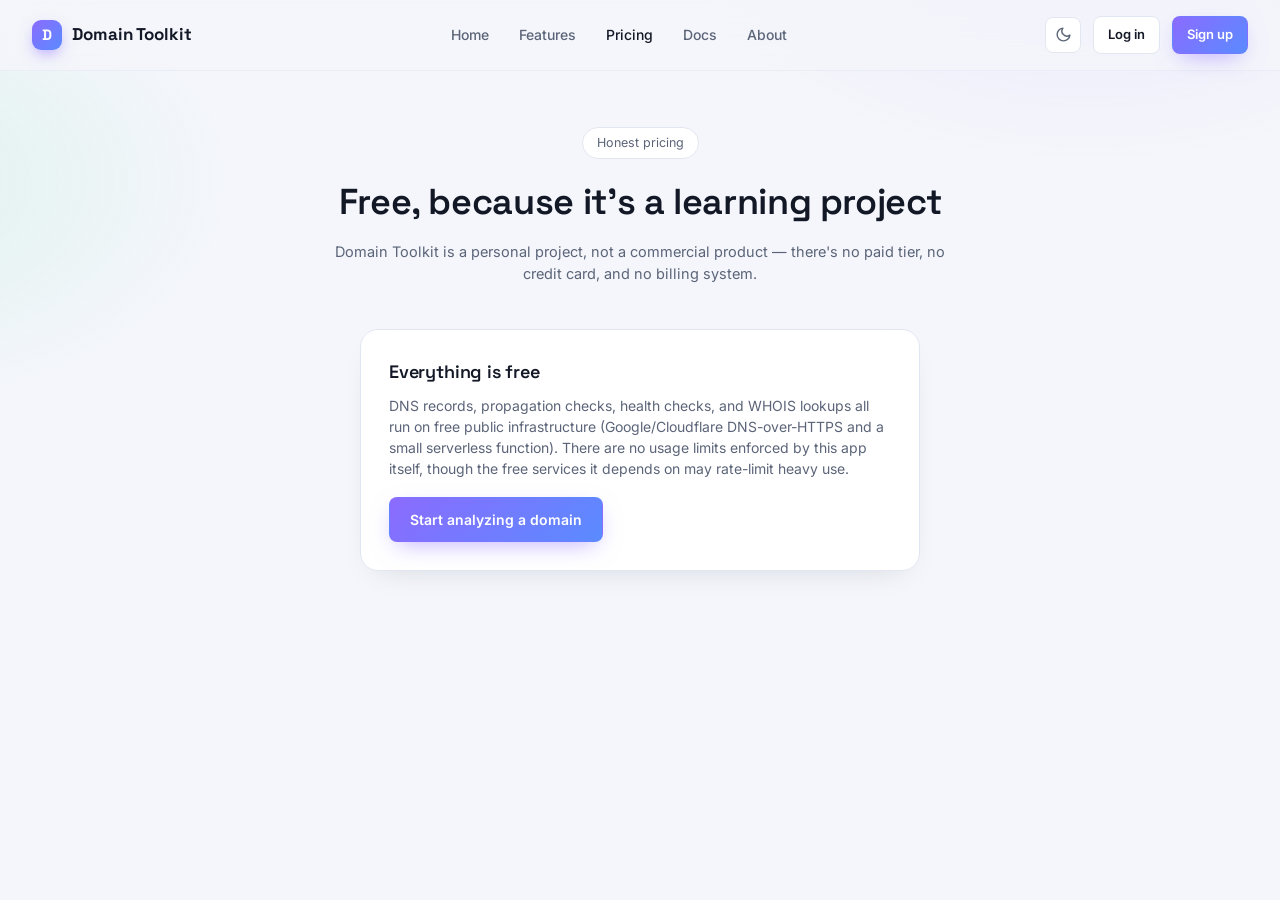
<file: pricing.html>
<!DOCTYPE html>
<html lang="en">
<head>
<meta charset="UTF-8">
<meta name="author" content="Okoh Onyedikachi David">
<meta name="viewport" content="width=device-width, initial-scale=1.0">
<title>Pricing — Domain Toolkit</title>
<link rel="icon" href="data:image/svg+xml,%3Csvg xmlns='http://www.w3.org/2000/svg' viewBox='0 0 100 100'%3E%3Crect width='100' height='100' rx='22' fill='%238b6bff'/%3E%3Ctext x='50' y='70' font-size='58' font-family='sans-serif' font-weight='700' fill='white' text-anchor='middle'%3ED%3C/text%3E%3C/svg%3E">
<link href="https://fonts.googleapis.com/css2?family=Space+Grotesk:wght@500;600;700&family=Inter:wght@400;500;600;700&family=JetBrains+Mono:wght@400;500;700&display=swap" rel="stylesheet">
<link rel="stylesheet" href="css/base.css">
<link rel="stylesheet" href="css/layout.css">
<link rel="stylesheet" href="css/components.css">
<link rel="stylesheet" href="css/landing.css">
</head>
<body>
<a href="#main" class="skip-link">Skip to content</a>

<header class="topbar">
  <a href="index.html" class="brand"><span class="brand-mark">D</span> Domain Toolkit</a>
  <nav class="topnav">
    <a href="index.html">Home</a>
    <a href="analysis.html">Features</a>
    <a href="pricing.html" class="active">Pricing</a>
    <a href="docs.html">Docs</a>
    <a href="about.html">About</a>
  </nav>
  <div class="topbar-actions">
    <button class="icon-btn" data-theme-icon aria-label="Toggle theme"></button>
    <a href="login.html" class="btn btn-ghost btn-sm">Log in</a>
    <a href="signup.html" class="btn btn-primary btn-sm">Sign up</a>
  </div>
</header>

<main id="main" class="section" style="padding-top:56px;">
  <div class="section-head">
    <div class="pill">Honest pricing</div>
    <h2>Free, because it's a learning project</h2>
    <p>Domain Toolkit is a personal project, not a commercial product — there's no paid tier, no credit card, and no billing system.</p>
  </div>

  <div class="card pad-lg" style="max-width:560px; margin:0 auto;">
    <h3 style="font-size:18px; margin-bottom:10px;">Everything is free</h3>
    <p style="font-size:14px; margin-bottom:18px;">DNS records, propagation checks, health checks, and WHOIS lookups all run on free public infrastructure (Google/Cloudflare DNS-over-HTTPS and a small serverless function). There are no usage limits enforced by this app itself, though the free services it depends on may rate-limit heavy use.</p>
    <a href="analysis.html" class="btn btn-primary">Start analyzing a domain</a>
  </div>
</main>

<script src="js/app.js"></script>
</body>
</html>
</file>
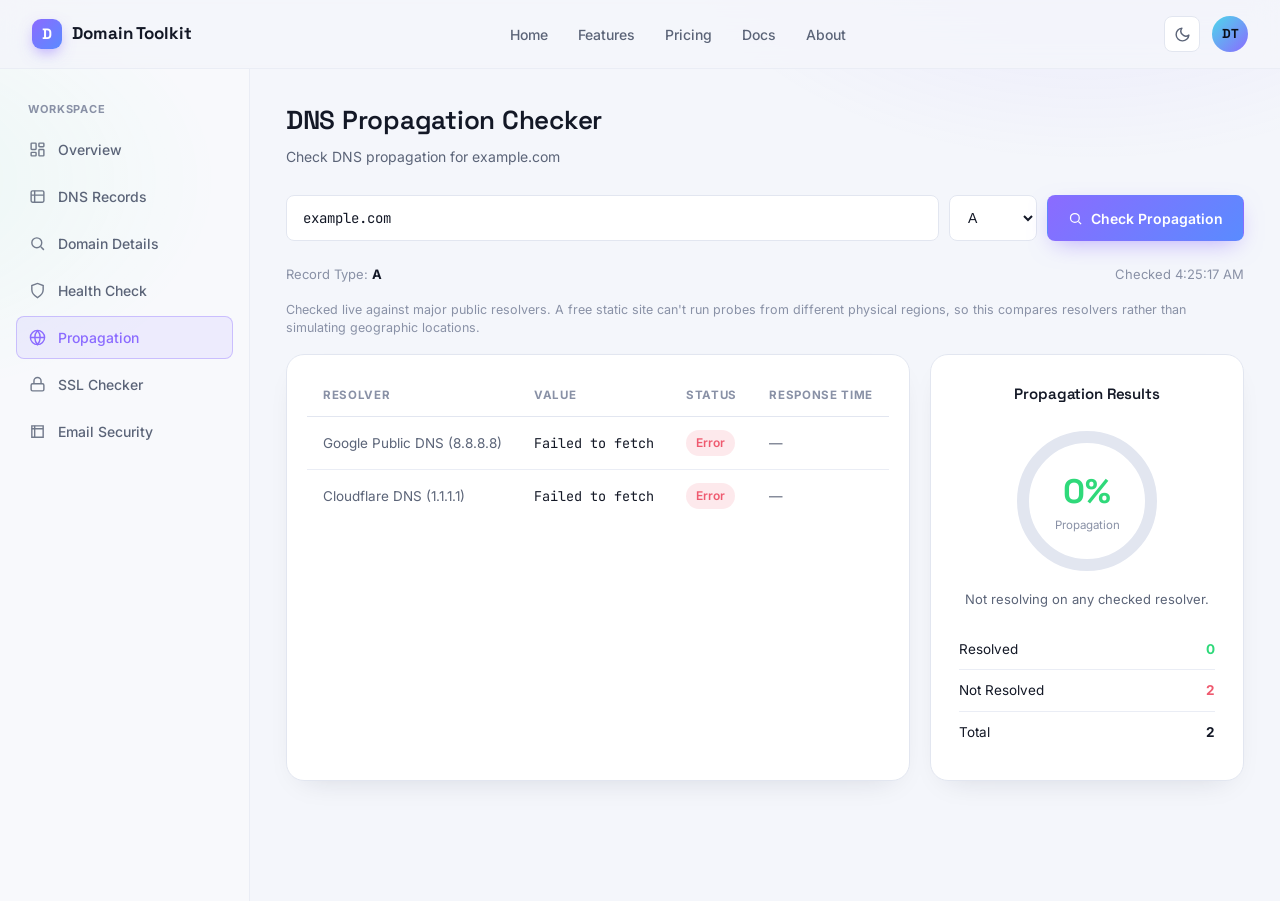
<file: propagation.html>
<!DOCTYPE html>
<html lang="en">
<head>
<meta charset="UTF-8">
<meta name="viewport" content="width=device-width, initial-scale=1.0">
<link rel="icon" href="data:image/svg+xml,%3Csvg xmlns='http://www.w3.org/2000/svg' viewBox='0 0 100 100'%3E%3Crect width='100' height='100' rx='22' fill='%238b6bff'/%3E%3Ctext x='50' y='70' font-size='58' font-family='sans-serif' font-weight='700' fill='white' text-anchor='middle'%3ED%3C/text%3E%3C/svg%3E">
<meta name="author" content="Okoh Onyedikachi David">
<title>DNS Propagation — Domain Toolkit</title>
<link href="https://fonts.googleapis.com/css2?family=Space+Grotesk:wght@500;600;700&family=Inter:wght@400;500;600;700&family=JetBrains+Mono:wght@400;500;700&display=swap" rel="stylesheet">
<link rel="stylesheet" href="css/base.css">
<link rel="stylesheet" href="css/layout.css">
<link rel="stylesheet" href="css/components.css">
</head>
<body>
<a href="#main" class="skip-link">Skip to content</a>

<header class="topbar">
  <a href="index.html" class="brand"><span class="brand-mark">D</span> Domain Toolkit</a>
  <nav class="topnav">
    <a href="index.html">Home</a>
    <a href="analysis.html">Features</a>
    <a href="pricing.html">Pricing</a>
    <a href="docs.html">Docs</a>
    <a href="about.html">About</a>
  </nav>
  <div class="topbar-actions">
    <button class="hamburger" data-sidebar-toggle aria-label="Toggle menu">
      <svg width="18" height="18" viewBox="0 0 24 24" fill="none" stroke="currentColor" stroke-width="2"><path d="M3 6h18M3 12h18M3 18h18"/></svg>
    </button>
    <button class="icon-btn" data-theme-icon aria-label="Toggle theme"></button>
    <div class="avatar">DT</div>
  </div>
</header>

<div class="shell">
  <div class="sidebar-backdrop"></div>
  <aside class="sidebar">
    <span class="sidebar-label">Workspace</span>
    <a href="analysis.html"><svg width="17" height="17" viewBox="0 0 24 24" fill="none" stroke="currentColor" stroke-width="2"><rect x="3" y="3" width="7" height="9" rx="1"/><rect x="14" y="3" width="7" height="5" rx="1"/><rect x="14" y="12" width="7" height="9" rx="1"/><rect x="3" y="16" width="7" height="5" rx="1"/></svg>Overview</a>
    <a href="dns-records.html"><svg width="17" height="17" viewBox="0 0 24 24" fill="none" stroke="currentColor" stroke-width="2"><rect x="3" y="4" width="18" height="16" rx="2"/><path d="M3 10h18M8 4v16"/></svg>DNS Records</a>
    <a href="domain-details.html"><svg width="17" height="17" viewBox="0 0 24 24" fill="none" stroke="currentColor" stroke-width="2"><circle cx="11" cy="11" r="7"/><path d="M21 21l-4.3-4.3"/></svg>Domain Details</a>
    <a href="health.html"><svg width="17" height="17" viewBox="0 0 24 24" fill="none" stroke="currentColor" stroke-width="2"><path d="M12 22s8-4.5 8-11V5l-8-3-8 3v6c0 6.5 8 11 8 11z"/></svg>Health Check</a>
    <a href="propagation.html" class="active"><svg width="17" height="17" viewBox="0 0 24 24" fill="none" stroke="currentColor" stroke-width="2"><circle cx="12" cy="12" r="10"/><path d="M2 12h20M12 2a15 15 0 010 20 15 15 0 010-20"/></svg>Propagation</a>
    <a href="health.html"><svg width="17" height="17" viewBox="0 0 24 24" fill="none" stroke="currentColor" stroke-width="2"><rect x="3" y="11" width="18" height="10" rx="2"/><path d="M7 11V7a5 5 0 0110 0v4"/></svg>SSL Checker</a>
    <a href="health.html"><svg width="17" height="17" viewBox="0 0 24 24" fill="none" stroke="currentColor" stroke-width="2"><path d="M4 4h16v16H4z"/><path d="M4 8h16M8 4v16"/></svg>Email Security</a>
  </aside>

  <main class="content" id="main">
    <div class="page-head">
      <div>
        <h1>DNS Propagation Checker</h1>
        <p>Check DNS propagation for <span id="pg-domain">example.com</span></p>
      </div>
    </div>

    <form class="search-row" data-domain-form>
      <input class="input" type="text" data-domain-input aria-label="Domain">
      <select class="select" aria-label="Record type" id="rtype">
        <option>A</option><option>AAAA</option><option>MX</option><option>TXT</option><option>NS</option>
      </select>
      <button class="btn btn-primary" type="submit">
        <svg width="15" height="15" viewBox="0 0 24 24" fill="none" stroke="currentColor" stroke-width="2"><circle cx="11" cy="11" r="7"/><path d="M21 21l-4.3-4.3"/></svg>
        Check Propagation
      </button>
    </form>

    <div style="display:flex; justify-content:space-between; flex-wrap:wrap; gap:8px; font-size:13px; color:var(--text-muted); margin-bottom:16px;">
      <span>Record Type: <b id="meta-type" style="color:var(--text-primary);">A</b></span>
      <span id="meta-time">Not checked yet</span>
    </div>
    <p style="font-size:12.5px; color:var(--text-muted); margin-bottom:16px;">
      Checked live against major public resolvers. A free static site can't run probes from different physical
      regions, so this compares resolvers rather than simulating geographic locations.
    </p>

    <div class="grid-map-results">
      <div class="card map-card">
        <div class="table-wrap">
          <table class="dt-table">
            <thead><tr><th>Resolver</th><th>Value</th><th>Status</th><th>Response Time</th></tr></thead>
            <tbody id="prop-body">
              <tr><td colspan="4" style="text-align:center; color:var(--text-muted); padding:28px;">Run a check to see results.</td></tr>
            </tbody>
          </table>
        </div>
      </div>

      <div class="card pad-lg" style="text-align:center;">
        <h3 style="font-size:15px; margin-bottom:20px;">Propagation Results</h3>
        <div class="progress-ring-lg">
          <svg width="150" height="150" viewBox="0 0 150 150">
            <circle cx="75" cy="75" r="64" fill="none" stroke="var(--border)" stroke-width="12"/>
            <circle cx="75" cy="75" r="64" fill="none" stroke="var(--green)" stroke-width="12" stroke-linecap="round" id="prop-arc" stroke-dasharray="402" stroke-dashoffset="402"/>
          </svg>
          <div class="center"><span class="num" id="prop-pct">—</span><span class="cap">Propagation</span></div>
        </div>
        <p style="font-size:13px; margin-top:14px; margin-bottom:20px;" id="prop-summary">Waiting for a check.</p>
        <div class="result-stat"><span>Resolved</span><b style="color:var(--green);" id="prop-resolved">0</b></div>
        <div class="result-stat"><span>Not Resolved</span><b style="color:var(--red);" id="prop-notresolved">0</b></div>
        <div class="result-stat"><span>Total</span><b id="prop-total">0</b></div>
      </div>
    </div>
  </main>
</div>

<script src="js/app.js"></script>
<script src="js/api.js"></script>
<script>
  const PROP_CIRC = 2 * Math.PI * 64;

  function paintPropagation(results) {
    const body = document.getElementById('prop-body');
    body.innerHTML = results.map((r) => `
      <tr>
        <td>${r.label}</td>
        <td class="mono">${r.value}</td>
        <td>${
          r.status === 'resolved' ? '<span class="badge badge-good">Resolved</span>' :
          r.status === 'not-resolved' ? '<span class="badge badge-warn">Not Resolved</span>' :
          '<span class="badge badge-bad">Error</span>'
        }</td>
        <td>${r.ms !== null ? r.ms + ' ms' : '—'}</td>
      </tr>`).join('');

    const resolved = results.filter((r) => r.status === 'resolved').length;
    const total = results.length;
    const pct = total ? Math.round((resolved / total) * 100) : 0;

    document.getElementById('prop-pct').textContent = pct + '%';
    document.getElementById('prop-resolved').textContent = resolved;
    document.getElementById('prop-notresolved').textContent = total - resolved;
    document.getElementById('prop-total').textContent = total;
    document.getElementById('prop-arc').setAttribute('stroke-dasharray', PROP_CIRC);
    document.getElementById('prop-arc').setAttribute('stroke-dashoffset', PROP_CIRC - (PROP_CIRC * pct) / 100);
    document.getElementById('prop-summary').textContent =
      pct === 100 ? 'Fully resolved across checked resolvers.' :
      pct === 0 ? 'Not resolving on any checked resolver.' :
      'Partially resolved — some resolvers differ.';
  }

  async function runCheck(domain) {
    const type = document.getElementById('rtype').value;
    document.getElementById('meta-type').textContent = type;
    document.getElementById('meta-time').textContent = 'Checking…';
    document.getElementById('prop-body').innerHTML =
      '<tr><td colspan="4" style="text-align:center; color:var(--text-muted); padding:28px;">Querying resolvers…</td></tr>';
    try {
      const results = await DT.checkPropagation(domain, type);
      paintPropagation(results);
      document.getElementById('meta-time').textContent = 'Checked ' + new Date().toLocaleTimeString();
    } catch (e) {
      document.getElementById('prop-body').innerHTML =
        `<tr><td colspan="4" style="text-align:center; color:var(--red); padding:28px;">Check failed: ${e.message}</td></tr>`;
      document.getElementById('meta-time').textContent = 'Check failed';
    }
  }

  function render(domain) {
    document.getElementById('pg-domain').textContent = domain;
    runCheck(domain);
  }

  document.getElementById('rtype').addEventListener('change', () => runCheck(DT.getCurrentDomain()));
  DT.initDomainForm(render);
</script>
</body>
</html>
</file>
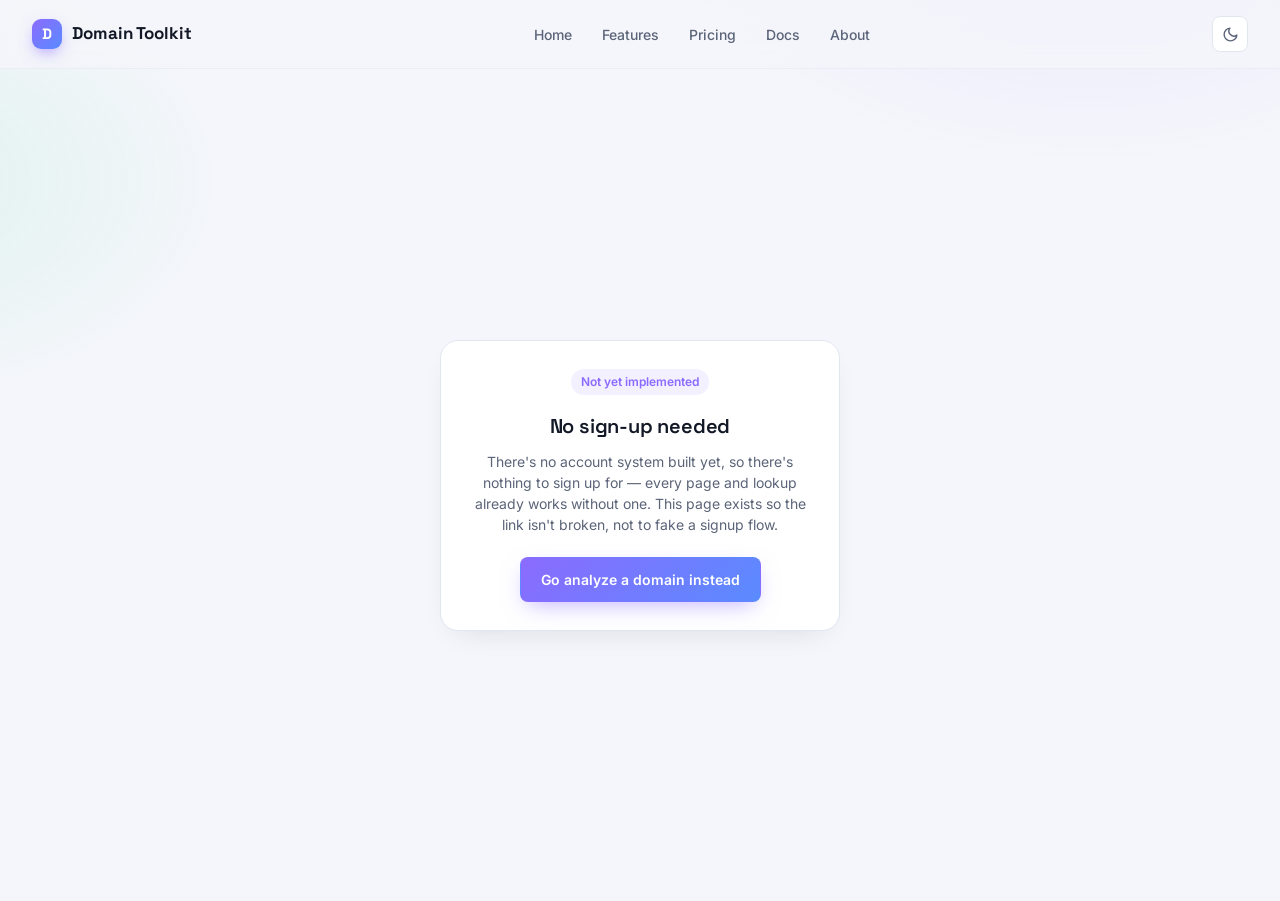
<file: signup.html>
<!DOCTYPE html>
<html lang="en">
<head>
<meta charset="UTF-8">
<meta name="author" content="Okoh Onyedikachi David">
<meta name="viewport" content="width=device-width, initial-scale=1.0">
<title>Sign up — Domain Toolkit</title>
<link rel="icon" href="data:image/svg+xml,%3Csvg xmlns='http://www.w3.org/2000/svg' viewBox='0 0 100 100'%3E%3Crect width='100' height='100' rx='22' fill='%238b6bff'/%3E%3Ctext x='50' y='70' font-size='58' font-family='sans-serif' font-weight='700' fill='white' text-anchor='middle'%3ED%3C/text%3E%3C/svg%3E">
<link href="https://fonts.googleapis.com/css2?family=Space+Grotesk:wght@500;600;700&family=Inter:wght@400;500;600;700&family=JetBrains+Mono:wght@400;500;700&display=swap" rel="stylesheet">
<link rel="stylesheet" href="css/base.css">
<link rel="stylesheet" href="css/layout.css">
<link rel="stylesheet" href="css/components.css">
<link rel="stylesheet" href="css/landing.css">
</head>
<body>
<a href="#main" class="skip-link">Skip to content</a>

<header class="topbar">
  <a href="index.html" class="brand"><span class="brand-mark">D</span> Domain Toolkit</a>
  <nav class="topnav">
    <a href="index.html">Home</a>
    <a href="analysis.html">Features</a>
    <a href="pricing.html">Pricing</a>
    <a href="docs.html">Docs</a>
    <a href="about.html">About</a>
  </nav>
  <div class="topbar-actions">
    <button class="icon-btn" data-theme-icon aria-label="Toggle theme"></button>
  </div>
</header>

<main id="main" style="display:flex; align-items:center; justify-content:center; min-height:calc(100vh - 68px); padding:32px;">
  <div class="card pad-lg" style="max-width:400px; width:100%; text-align:center;">
    <div class="badge badge-neutral" style="margin-bottom:16px;">Not yet implemented</div>
    <h2 style="font-size:20px; margin-bottom:10px;">No sign-up needed</h2>
    <p style="font-size:14px; margin-bottom:22px;">There's no account system built yet, so there's nothing to sign up for — every page and lookup already works without one. This page exists so the link isn't broken, not to fake a signup flow.</p>
    <a href="analysis.html" class="btn btn-primary">Go analyze a domain instead</a>
  </div>
</main>

<script src="js/app.js"></script>
</body>
</html>
</file>
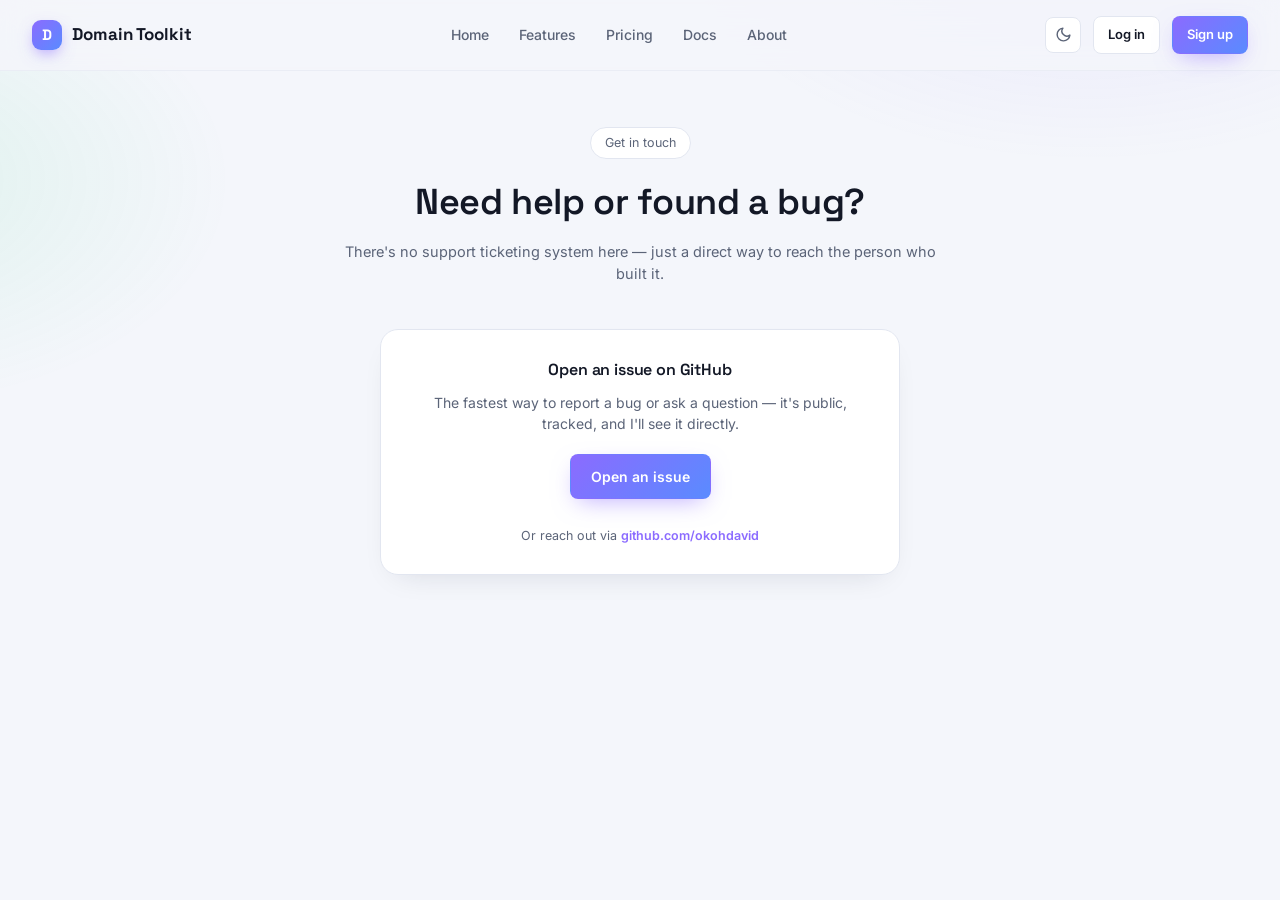
<file: support.html>
<!DOCTYPE html>
<html lang="en">
<head>
<meta charset="UTF-8">
<meta name="author" content="Okoh Onyedikachi David">
<meta name="viewport" content="width=device-width, initial-scale=1.0">
<title>Support — Domain Toolkit</title>
<link rel="icon" href="data:image/svg+xml,%3Csvg xmlns='http://www.w3.org/2000/svg' viewBox='0 0 100 100'%3E%3Crect width='100' height='100' rx='22' fill='%238b6bff'/%3E%3Ctext x='50' y='70' font-size='58' font-family='sans-serif' font-weight='700' fill='white' text-anchor='middle'%3ED%3C/text%3E%3C/svg%3E">
<link href="https://fonts.googleapis.com/css2?family=Space+Grotesk:wght@500;600;700&family=Inter:wght@400;500;600;700&family=JetBrains+Mono:wght@400;500;700&display=swap" rel="stylesheet">
<link rel="stylesheet" href="css/base.css">
<link rel="stylesheet" href="css/layout.css">
<link rel="stylesheet" href="css/components.css">
<link rel="stylesheet" href="css/landing.css">
</head>
<body>
<a href="#main" class="skip-link">Skip to content</a>

<header class="topbar">
  <a href="index.html" class="brand"><span class="brand-mark">D</span> Domain Toolkit</a>
  <nav class="topnav">
    <a href="index.html">Home</a>
    <a href="analysis.html">Features</a>
    <a href="pricing.html">Pricing</a>
    <a href="docs.html">Docs</a>
    <a href="about.html">About</a>
  </nav>
  <div class="topbar-actions">
    <button class="icon-btn" data-theme-icon aria-label="Toggle theme"></button>
    <a href="login.html" class="btn btn-ghost btn-sm">Log in</a>
    <a href="signup.html" class="btn btn-primary btn-sm">Sign up</a>
  </div>
</header>

<main id="main" class="section" style="padding-top:56px;">
  <div class="section-head">
    <div class="pill">Get in touch</div>
    <h2>Need help or found a bug?</h2>
    <p>There's no support ticketing system here — just a direct way to reach the person who built it.</p>
  </div>

  <div class="card pad-lg" style="max-width:520px; margin:0 auto; text-align:center;">
    <h3 style="font-size:16px; margin-bottom:10px;">Open an issue on GitHub</h3>
    <p style="font-size:14px; margin-bottom:20px;">The fastest way to report a bug or ask a question — it's public, tracked, and I'll see it directly.</p>
    <a href="https://github.com/okohdavid/domain-toolkit/issues" target="_blank" rel="noopener" class="btn btn-primary" style="margin-bottom:12px;">Open an issue</a>
    <p style="font-size:12.5px; margin-top:16px;">Or reach out via <a href="https://github.com/okohdavid" target="_blank" rel="noopener" style="color:var(--violet); font-weight:600;">github.com/okohdavid</a></p>
  </div>
</main>

<script src="js/app.js"></script>
</body>
</html>
</file>
<file: css/base.css>
/* ============================================================
   Domain Toolkit — Design Tokens
   Palette: deep space navy + violet + signal green + cyan wire
   Type: Space Grotesk (display) / Inter (body) / JetBrains Mono (data)
   ============================================================ */

:root{
  --bg:            #090c14;
  --bg-elev-1:     #0f1420;
  --bg-elev-2:     #141a29;
  --bg-elev-3:     #1a2233;
  --border:        #232b3d;
  --border-soft:   #1b2231;

  --text-primary:  #eef1f8;
  --text-secondary:#9aa4bd;
  --text-muted:    #626d88;

  --violet:        #8b6bff;
  --violet-soft:   #8b6bff26;
  --violet-dim:    #6d54cc;
  --green:         #2fd97a;
  --green-soft:    #2fd97a22;
  --cyan:          #4cd8ea;
  --amber:         #f0b054;
  --red:           #ef5a6f;

  --grad-brand: linear-gradient(135deg, var(--violet) 0%, #5a8bff 100%);

  --radius-sm: 8px;
  --radius-md: 12px;
  --radius-lg: 18px;
  --radius-xl: 26px;

  --shadow-card: 0 1px 0 rgba(255,255,255,0.02) inset, 0 12px 30px -14px rgba(0,0,0,0.6);
  --shadow-pop:  0 20px 60px -20px rgba(0,0,0,0.7);

  --font-display: 'Space Grotesk', 'Inter', sans-serif;
  --font-body: 'Inter', -apple-system, BlinkMacSystemFont, sans-serif;
  --font-mono: 'JetBrains Mono', 'SFMono-Regular', Consolas, monospace;

  color-scheme: dark;
}

[data-theme="light"]{
  --bg:            #f4f6fb;
  --bg-elev-1:     #ffffff;
  --bg-elev-2:     #ffffff;
  --bg-elev-3:     #eef1f8;
  --border:        #e2e6f0;
  --border-soft:   #eaedf5;

  --text-primary:  #131826;
  --text-secondary:#5b6478;
  --text-muted:    #8991a6;

  --violet-soft:   #8b6bff1a;
  --green-soft:    #2fd97a1a;

  --shadow-card: 0 1px 0 rgba(255,255,255,0.6) inset, 0 12px 30px -18px rgba(20,25,50,0.18);
  --shadow-pop:  0 24px 60px -20px rgba(20,25,50,0.25);
  color-scheme: light;
}

*,*::before,*::after{ box-sizing: border-box; }
html{ scroll-behavior: smooth; }

body{
  margin:0;
  background: var(--bg);
  color: var(--text-primary);
  font-family: var(--font-body);
  font-size: 15px;
  line-height: 1.5;
  -webkit-font-smoothing: antialiased;
  transition: background .25s ease, color .25s ease;
}

/* subtle ambient grid + glow behind everything */
body::before{
  content:"";
  position: fixed; inset: 0;
  background:
    radial-gradient(700px 420px at 85% -10%, var(--violet-soft), transparent 60%),
    radial-gradient(600px 380px at -10% 20%, var(--green-soft), transparent 60%);
  pointer-events: none;
  z-index: 0;
}

h1,h2,h3,h4{
  font-family: var(--font-display);
  font-weight: 600;
  margin: 0;
  letter-spacing: -0.01em;
}

p{ margin: 0; color: var(--text-secondary); }
a{ color: inherit; text-decoration: none; }
button{ font-family: inherit; cursor: pointer; }
ul{ margin:0; padding:0; list-style:none; }
code, .mono{ font-family: var(--font-mono); }

img,svg{ display:block; max-width:100%; }

::selection{ background: var(--violet); color:#fff; }

:focus-visible{
  outline: 2px solid var(--violet);
  outline-offset: 2px;
  border-radius: 4px;
}

::-webkit-scrollbar{ width:10px; height:10px; }
::-webkit-scrollbar-track{ background: transparent; }
::-webkit-scrollbar-thumb{ background: var(--border); border-radius: 10px; }
::-webkit-scrollbar-thumb:hover{ background: var(--violet-dim); }

.container{
  max-width: 1320px;
  margin: 0 auto;
  padding: 0 32px;
}

.pill{
  display:inline-flex; align-items:center; gap:8px;
  padding: 6px 14px;
  border-radius: 999px;
  border: 1px solid var(--border);
  background: var(--bg-elev-2);
  font-size: 12.5px;
  color: var(--text-secondary);
}
.pill .dot{ width:6px; height:6px; border-radius:50%; background: var(--green); box-shadow: 0 0 8px var(--green); }

.btn{
  display:inline-flex; align-items:center; justify-content:center; gap:8px;
  padding: 11px 20px;
  border-radius: var(--radius-sm);
  font-weight: 600;
  font-size: 14px;
  border: 1px solid transparent;
  transition: transform .15s ease, box-shadow .15s ease, background .15s ease, border-color .15s ease;
  white-space: nowrap;
}
.btn:active{ transform: translateY(1px); }

.btn-primary{
  background: var(--grad-brand);
  color: #fff;
  box-shadow: 0 8px 24px -8px rgba(139,107,255,0.6);
}
.btn-primary:hover{ box-shadow: 0 10px 28px -6px rgba(139,107,255,0.75); }

.btn-ghost{
  background: var(--bg-elev-2);
  color: var(--text-primary);
  border-color: var(--border);
}
.btn-ghost:hover{ border-color: var(--violet-dim); }

.btn-sm{ padding: 8px 14px; font-size: 13px; }

.card{
  background: var(--bg-elev-1);
  border: 1px solid var(--border);
  border-radius: var(--radius-lg);
  box-shadow: var(--shadow-card);
}

.badge{
  display:inline-flex; align-items:center; gap:6px;
  padding: 4px 10px;
  border-radius: 999px;
  font-size: 12px;
  font-weight: 600;
}
.badge-good{ background: var(--green-soft); color: var(--green); }
.badge-warn{ background: #f0b05422; color: var(--amber); }
.badge-bad{ background: #ef5a6f22; color: var(--red); }
.badge-neutral{ background: var(--violet-soft); color: var(--violet); }

.skip-link{
  position:absolute; left:-999px; top:auto;
  background: var(--violet); color:#fff; padding: 10px 16px; border-radius: 8px; z-index: 999;
}
.skip-link:focus{ left: 16px; top: 16px; }

@media (prefers-reduced-motion: reduce){
  *{ animation-duration: 0.001ms !important; animation-iteration-count: 1 !important; transition-duration: 0.001ms !important; scroll-behavior: auto !important; }
}
</file>
<file: css/layout.css>
/* ============================================================
   Layout: topbar, sidebar, dashboard shell, footer
   ============================================================ */

/* ---------- Topbar ---------- */
.topbar{
  position: sticky; top:0; z-index: 50;
  display:flex; align-items:center; justify-content:space-between;
  padding: 16px 32px;
  background: color-mix(in srgb, var(--bg) 82%, transparent);
  backdrop-filter: blur(14px);
  border-bottom: 1px solid var(--border-soft);
}
.brand{
  display:flex; align-items:center; gap:10px;
  font-family: var(--font-display); font-weight: 700; font-size: 17px;
}
.brand-mark{
  width:30px; height:30px; border-radius: 9px;
  background: var(--grad-brand);
  display:flex; align-items:center; justify-content:center;
  color:#fff; font-size: 15px; font-weight: 700;
  box-shadow: 0 6px 16px -4px rgba(139,107,255,0.7);
}
.topnav{
  display:flex; align-items:center; gap: 30px;
}
.topnav a{
  font-size: 14px; color: var(--text-secondary); font-weight: 500;
  transition: color .15s ease;
}
.topnav a:hover, .topnav a.active{ color: var(--text-primary); }

.topbar-actions{ display:flex; align-items:center; gap: 12px; }

.icon-btn{
  width:36px; height:36px; border-radius: var(--radius-sm);
  display:flex; align-items:center; justify-content:center;
  background: var(--bg-elev-2); border: 1px solid var(--border);
  color: var(--text-secondary);
  transition: color .15s ease, border-color .15s ease;
}
.icon-btn:hover{ color: var(--text-primary); border-color: var(--violet-dim); }

.avatar{
  width:36px; height:36px; border-radius: 50%;
  background: linear-gradient(135deg, var(--cyan), var(--violet));
  display:flex; align-items:center; justify-content:center;
  font-family: var(--font-display); font-weight:700; font-size: 13px; color:#0b0f1a;
}

.hamburger{
  display:none;
  width:36px; height:36px; align-items:center; justify-content:center;
  background: var(--bg-elev-2); border: 1px solid var(--border); border-radius: var(--radius-sm);
  color: var(--text-primary);
}

/* ---------- Dashboard shell (sidebar + content) ---------- */
.shell{
  display:grid;
  grid-template-columns: 250px 1fr;
  min-height: calc(100vh - 68px);
  position: relative; z-index: 1;
}

.sidebar{
  border-right: 1px solid var(--border-soft);
  padding: 24px 16px;
  display:flex; flex-direction:column; gap: 4px;
  background: color-mix(in srgb, var(--bg-elev-1) 40%, transparent);
}
.sidebar-label{
  font-size: 11px; text-transform: uppercase; letter-spacing: .08em;
  color: var(--text-muted); padding: 8px 12px 6px;
  font-weight: 700;
}
.sidebar a{
  display:flex; align-items:center; gap: 12px;
  padding: 10px 12px;
  border-radius: var(--radius-sm);
  font-size: 14px; color: var(--text-secondary); font-weight: 500;
  border: 1px solid transparent;
  touch-action: manipulation;
}
.sidebar a svg{ width:17px; height:17px; flex-shrink:0; opacity:.85; }
.sidebar a:hover{ background: var(--bg-elev-2); color: var(--text-primary); }
.sidebar a.active{
  background: var(--violet-soft);
  color: var(--violet);
  border-color: color-mix(in srgb, var(--violet) 35%, transparent);
}
.sidebar a.active svg{ opacity: 1; }

.content{
  padding: 32px 36px 64px;
  min-width: 0;
}

.page-head{
  display:flex; align-items:flex-start; justify-content:space-between;
  gap: 20px; margin-bottom: 28px; flex-wrap: wrap;
}
.page-head h1{ font-size: 26px; margin-bottom: 6px; }
.page-head p{ font-size: 14px; }

/* ---------- Footer ---------- */
.site-footer{
  border-top: 1px solid var(--border-soft);
  padding: 48px 32px 32px;
  position: relative; z-index:1;
}
.footer-grid{
  display:grid; grid-template-columns: 1.4fr 1fr 1fr 1fr;
  gap: 32px; margin-bottom: 32px;
}
.footer-grid h4{ font-size: 13px; color: var(--text-primary); margin-bottom: 14px; }
.footer-grid ul{ display:flex; flex-direction:column; gap: 10px; }
.footer-grid a{ font-size: 13.5px; color: var(--text-secondary); }
.footer-grid a:hover{ color: var(--text-primary); }
.footer-bottom{
  display:flex; justify-content:space-between; align-items:center;
  padding-top: 24px; border-top: 1px solid var(--border-soft);
  font-size: 13px; color: var(--text-muted); flex-wrap: wrap; gap: 12px;
}

/* ---------- Responsive ---------- */
@media (max-width: 980px){
  .shell{ grid-template-columns: 1fr; }
  .sidebar{
    position: fixed; top: 65px; left: 0; bottom: 0; width: 250px;
    transform: translateX(-100%);
    transition: transform .25s ease;
    z-index: 60;
    background: var(--bg-elev-1);
    overflow-y: auto;
  }
  .sidebar.open{ transform: translateX(0); box-shadow: var(--shadow-pop); }
  .hamburger{ display:flex; }
  .topnav{ display:none; }
  .content{ padding: 24px 18px 48px; }
  .footer-grid{ grid-template-columns: 1fr 1fr; }
}

@media (max-width: 560px){
  .topbar{ padding: 14px 16px; }
  .footer-grid{ grid-template-columns: 1fr; }
  .page-head h1{ font-size: 22px; }
}

.sidebar-backdrop{
  display:none;
  position: fixed; inset: 0; background: rgba(0,0,0,0.5);
  z-index: 55;
}
.sidebar-backdrop.open{ display:block; }
</file>
<file: css/components.css>
/* ============================================================
   Components
   ============================================================ */

/* Search / analyze bar */
.search-row{
  display:flex; gap:10px; margin-bottom: 24px;
}
.input{
  flex:1;
  background: var(--bg-elev-2);
  border: 1px solid var(--border);
  color: var(--text-primary);
  border-radius: var(--radius-sm);
  padding: 13px 16px;
  font-size: 14px;
  font-family: var(--font-mono);
  transition: border-color .15s ease;
}
.input::placeholder{ color: var(--text-muted); font-family: var(--font-body); }
.input:focus{ border-color: var(--violet); outline: none; }
.select{
  background: var(--bg-elev-2);
  border: 1px solid var(--border);
  color: var(--text-primary);
  border-radius: var(--radius-sm);
  padding: 0 14px;
  font-size: 14px;
}

/* Stat grid */
.stat-grid{
  display:grid; grid-template-columns: repeat(4,1fr); gap: 16px;
  margin-bottom: 24px;
}
.stat-card{
  padding: 18px 20px;
  display:flex; align-items:center; gap: 14px;
}
.stat-icon{
  width:40px; height:40px; border-radius: var(--radius-sm);
  display:flex; align-items:center; justify-content:center;
  flex-shrink:0;
}
.stat-icon svg{ width:19px; height:19px; }
.stat-icon.violet{ background: var(--violet-soft); color: var(--violet); }
.stat-icon.green{ background: var(--green-soft); color: var(--green); }
.stat-icon.cyan{ background: #4cd8ea22; color: var(--cyan); }
.stat-icon.amber{ background: #f0b05422; color: var(--amber); }
.stat-label{ font-size: 12px; color: var(--text-muted); margin-bottom: 3px; }
.stat-value{ font-family: var(--font-display); font-size: 18px; font-weight: 700; }

/* Score ring */
.score-ring-wrap{ display:flex; flex-direction:column; align-items:center; gap: 8px; }
.score-ring{ position:relative; width: 140px; height:140px; }
.score-ring svg{ transform: rotate(-90deg); position:relative; z-index:1; }
.score-ring-value{
  position:absolute; inset:0; z-index:2; display:flex; flex-direction:column;
  align-items:center; justify-content:center; text-align:center; line-height:1.3; gap:2px;
}
.score-ring-value .num{ font-family: var(--font-display); font-size: 32px; font-weight:700; }
.score-ring-value .cap{ font-size: 11px; color: var(--text-muted); }
.score-tag{ font-size: 13px; font-weight:600; color: var(--green); }

/* Summary panel (analysis page) */
.summary-panel{
  display:grid; grid-template-columns: 1fr auto 1fr; gap: 28px;
  padding: 26px; align-items:center;
}
.summary-text p{ font-size: 14px; margin-bottom: 16px; }
.summary-metrics{ display:flex; flex-direction:column; gap: 12px; }
.summary-metric{ display:flex; align-items:center; justify-content:space-between; gap: 16px; font-size: 13.5px; }
.summary-metric .label{ color: var(--text-secondary); display:flex; align-items:center; gap:8px; }
.summary-metric .val{ font-weight: 700; font-family: var(--font-mono); }

/* Tables */
.table-wrap{ overflow-x:auto; }
table.dt-table{ width:100%; border-collapse: collapse; font-size: 13.5px; }
.dt-table thead th{
  text-align:left; padding: 12px 16px;
  font-size: 11.5px; text-transform: uppercase; letter-spacing:.06em;
  color: var(--text-muted); border-bottom: 1px solid var(--border);
  white-space: nowrap;
}
.dt-table tbody td{
  padding: 13px 16px; border-bottom: 1px solid var(--border-soft);
  color: var(--text-secondary); white-space: nowrap;
}
.dt-table tbody tr:last-child td{ border-bottom:none; }
.dt-table tbody tr:hover{ background: var(--bg-elev-2); }
.dt-table .rec-type{
  font-family: var(--font-mono); font-weight:700; font-size:12px;
  padding: 3px 8px; border-radius:6px; background: var(--violet-soft); color: var(--violet);
}
.dt-table td.mono, .dt-table td .mono{ font-family: var(--font-mono); color: var(--text-primary); }

/* Filter chips */
.chip-row{ display:flex; gap: 8px; flex-wrap: wrap; margin-bottom: 18px; }
.chip{
  padding: 7px 14px; border-radius: 999px; font-size: 13px; font-weight:600;
  background: var(--bg-elev-2); border: 1px solid var(--border); color: var(--text-secondary);
}
.chip.active{ background: var(--violet-soft); color: var(--violet); border-color: color-mix(in srgb, var(--violet) 40%, transparent); }

/* Health check rows */
.check-row{
  display:flex; align-items:center; justify-content:space-between;
  gap: 16px; padding: 16px; border-bottom: 1px solid var(--border-soft);
}
.check-row:last-child{ border-bottom:none; }
.check-main{ display:flex; align-items:center; gap: 14px; min-width:0; }
.check-dot{ width:34px; height:34px; border-radius:50%; display:flex; align-items:center; justify-content:center; flex-shrink:0; }
.check-dot.good{ background: var(--green-soft); color: var(--green); }
.check-dot.warn{ background: #f0b05422; color: var(--amber); }
.check-dot.bad{ background: #ef5a6f22; color: var(--red); }
.check-name{ font-weight:600; font-size: 14px; }
.check-detail{ font-size: 12.5px; color: var(--text-muted); }
.check-action{ font-size: 13px; color: var(--violet); font-weight:600; flex-shrink:0; }

/* Health summary hero (health page) */
.health-hero{ display:flex; align-items:center; gap: 20px; padding: 22px 26px; }
.health-hero-icon{
  width:56px; height:56px; border-radius: 16px; background: var(--green-soft); color: var(--green);
  display:flex; align-items:center; justify-content:center; flex-shrink:0;
}
.health-hero-icon svg{ width:28px; height:28px; }
.mini-check-grid{ display:grid; grid-template-columns: repeat(4,1fr); gap: 12px; margin: 20px 0; }
.mini-check{ padding: 16px; text-align:center; }
.mini-check-icon{ width:32px; height:32px; border-radius:50%; margin: 0 auto 10px; display:flex; align-items:center; justify-content:center; background: var(--green-soft); color: var(--green); }
.mini-check-label{ font-size: 12.5px; color: var(--text-muted); margin-bottom: 2px; }
.mini-check-value{ font-weight:700; font-size: 13.5px; }

/* World map (propagation) */
.map-card{ padding: 20px; }
.map-canvas{
  position: relative; height: 300px; border-radius: var(--radius-md);
  background:
    radial-gradient(1px 1px at 10% 20%, rgba(255,255,255,0.08) 1px, transparent 0),
    var(--bg-elev-2);
  border: 1px solid var(--border-soft);
  overflow:hidden;
  margin-bottom: 16px;
}
.map-canvas svg{ width:100%; height:100%; }
.map-dot{ position:absolute; width:10px; height:10px; border-radius:50%; }
.map-dot.ok{ background: var(--green); box-shadow: 0 0 0 6px var(--green-soft); }
.map-dot.pending{ background: var(--amber); box-shadow: 0 0 0 6px #f0b05422; }

.progress-ring-lg{ position:relative; width:150px; height:150px; margin: 0 auto; }
.progress-ring-lg svg{ transform: rotate(-90deg); }
.progress-ring-lg .center{ position:absolute; inset:0; display:flex; flex-direction:column; align-items:center; justify-content:center; }
.progress-ring-lg .center .num{ font-family: var(--font-display); font-size: 34px; font-weight:700; color: var(--green); }
.progress-ring-lg .center .cap{ font-size: 11.5px; color: var(--text-muted); text-align:center; }

.result-stat{ display:flex; align-items:center; justify-content:space-between; padding: 10px 0; border-bottom: 1px solid var(--border-soft); font-size: 13.5px; }
.result-stat:last-child{ border:none; }

/* Detail key/value grid */
.kv-list{ display:flex; flex-direction:column; }
.kv-row{ display:flex; justify-content:space-between; gap: 16px; padding: 12px 0; border-bottom: 1px solid var(--border-soft); font-size: 13.5px; }
.kv-row:last-child{ border-bottom:none; }
.kv-row .k{ color: var(--text-muted); }
.kv-row .v{ font-weight:600; text-align:right; }
.kv-row .v.mono{ font-family: var(--font-mono); font-weight:500; }

.raw-whois{
  background: var(--bg-elev-2); border: 1px solid var(--border-soft); border-radius: var(--radius-md);
  padding: 16px; font-family: var(--font-mono); font-size: 12px; color: var(--text-secondary);
  line-height: 1.75; max-height: 260px; overflow-y:auto; white-space: pre-wrap;
}

/* Reusable responsive grid utilities — replaces one-off inline grid
   styles that don't collapse on mobile. */
.grid-cols-2{ display:grid; grid-template-columns:1fr 1fr; gap:20px; }
.grid-cols-4{ display:grid; grid-template-columns:repeat(4,1fr); gap:20px; }
.grid-map-results{ display:grid; grid-template-columns:1.6fr 1fr; gap:20px; }

/* Section card padding helper */
.pad{ padding: 22px; }
.pad-lg{ padding: 28px; }

.section-title{ display:flex; align-items:center; justify-content:space-between; margin-bottom: 16px; }
.section-title h3{ font-size: 15px; }
.section-title .link{ font-size: 12.5px; color: var(--violet); font-weight:600; }

/* Docs layout */
.docs-grid{ display:grid; grid-template-columns: 1fr 1fr; gap: 16px; margin: 20px 0; }
.docs-step{ display:flex; flex-direction:column; align-items:center; text-align:center; gap:10px; padding: 18px 10px; }
.docs-step-icon{ width:44px; height:44px; border-radius: 12px; background: var(--violet-soft); color: var(--violet); display:flex; align-items:center; justify-content:center; }
.docs-flow{ display:flex; align-items:center; justify-content:space-between; gap:6px; margin: 22px 0; flex-wrap:wrap; }
.docs-flow .arrow{ color: var(--text-muted); flex-shrink:0; }
.key-points li{ display:flex; gap:10px; padding: 8px 0; font-size:13.5px; color: var(--text-secondary); align-items:flex-start; }
.key-points li svg{ flex-shrink:0; margin-top:3px; color: var(--green); width:15px; height:15px; }

@media (max-width: 980px){
  .stat-grid{ grid-template-columns: repeat(2,1fr); }
  .summary-panel{ grid-template-columns: 1fr; }
  .summary-panel .divider{ display:none; }
  .mini-check-grid{ grid-template-columns: repeat(2,1fr); }
  .docs-grid{ grid-template-columns: 1fr; }
  .grid-cols-2, .grid-map-results{ grid-template-columns: 1fr; }
  .grid-cols-4{ grid-template-columns: repeat(2,1fr); }
}
@media (max-width: 560px){
  .stat-grid{ grid-template-columns: 1fr; }
  .search-row{ flex-direction:column; }
  .grid-cols-4{ grid-template-columns: 1fr; }
}
</file>
<file: css/landing.css>
/* ============================================================
   Landing page
   ============================================================ */

.hero{
  position: relative; z-index:1;
  display:grid; grid-template-columns: 1.1fr 1fr;
  gap: 40px; align-items:center;
  padding: 72px 32px 40px;
  max-width: 1320px; margin: 0 auto;
}
.hero-eyebrow{ margin-bottom: 20px; }
.hero h1{
  font-size: clamp(34px, 4.4vw, 52px);
  line-height: 1.08;
  margin-bottom: 18px;
}
.hero h1 .accent{
  background: linear-gradient(120deg, var(--green), var(--cyan));
  -webkit-background-clip:text; background-clip:text; color:transparent;
}
.hero > p{ font-size: 15.5px; max-width: 480px; margin-bottom: 28px; }

.hero-search{
  display:flex; gap:10px; margin-bottom: 18px; max-width: 520px;
}
.hero-examples{ display:flex; align-items:center; gap:10px; flex-wrap:wrap; font-size: 13px; color: var(--text-muted); }
.example-chip{
  padding: 5px 12px; border-radius: 999px; background: var(--bg-elev-2);
  border: 1px solid var(--border); font-family: var(--font-mono); font-size: 12px; color: var(--text-secondary);
}

/* network graphic */
.hero-visual{ position:relative; height: 380px; }
.orbit-svg{ width:100%; height:100%; }
.node-label{
  position:absolute; padding: 7px 14px; border-radius: 10px;
  font-family: var(--font-mono); font-weight:700; font-size: 12.5px; color:#fff;
  box-shadow: 0 10px 24px -8px rgba(0,0,0,0.6);
}

.stats-strip{
  position: relative; z-index:1;
  max-width: 1320px; margin: 0 auto;
  padding: 26px 32px 80px;
  display:grid; grid-template-columns: repeat(4,1fr); gap: 20px;
}
.stats-strip .stat{ display:flex; align-items:center; gap:12px; }
.stats-strip .stat-icon{ width:38px; height:38px; }
.stats-strip .stat b{ display:block; font-family: var(--font-display); font-size: 19px; }
.stats-strip .stat span{ font-size: 12px; color: var(--text-muted); }

/* Feature / page sections used on marketing pages */
.section{ position: relative; z-index:1; padding: 70px 32px; }
.section-head{ text-align:center; max-width: 620px; margin: 0 auto 44px; }
.section-head .pill{ margin-bottom: 16px; }
.section-head h2{ font-size: clamp(26px,3vw,36px); margin-bottom: 12px; }
.section-head p{ font-size: 14.5px; }

.feature-grid{ display:grid; grid-template-columns: repeat(3,1fr); gap: 20px; max-width: 1320px; margin: 0 auto; }
.feature-card{ padding: 26px; }
.feature-icon{ width:44px; height:44px; border-radius: 12px; background: var(--violet-soft); color: var(--violet); display:flex; align-items:center; justify-content:center; margin-bottom: 18px; }
.feature-card h3{ font-size: 16px; margin-bottom: 8px; }
.feature-card p{ font-size: 13.5px; }

.cta-band{
  position: relative; z-index:1; max-width: 1320px; margin: 0 auto 80px;
  padding: 50px 40px; border-radius: var(--radius-xl);
  background: linear-gradient(120deg, #17122e, #0e1a2c);
  border: 1px solid var(--border);
  display:flex; align-items:center; justify-content:space-between; gap: 24px; flex-wrap:wrap;
  overflow:hidden;
}
.cta-band h2{ font-size: 24px; margin-bottom: 6px; }
.cta-band p{ font-size: 14px; }
.cta-actions{ display:flex; gap: 12px; }

@media (max-width: 980px){
  .hero{ grid-template-columns: 1fr; padding-top: 44px; }
  .hero-visual{ height: 260px; order:-1; }
  .stats-strip{ grid-template-columns: repeat(2,1fr); }
  .feature-grid{ grid-template-columns: 1fr; }
}
@media (max-width: 560px){
  .hero-search{ flex-direction:column; }
  .stats-strip{ grid-template-columns: 1fr; padding-bottom: 56px; }
  .cta-band{ padding: 32px 22px; }
}
</file>
